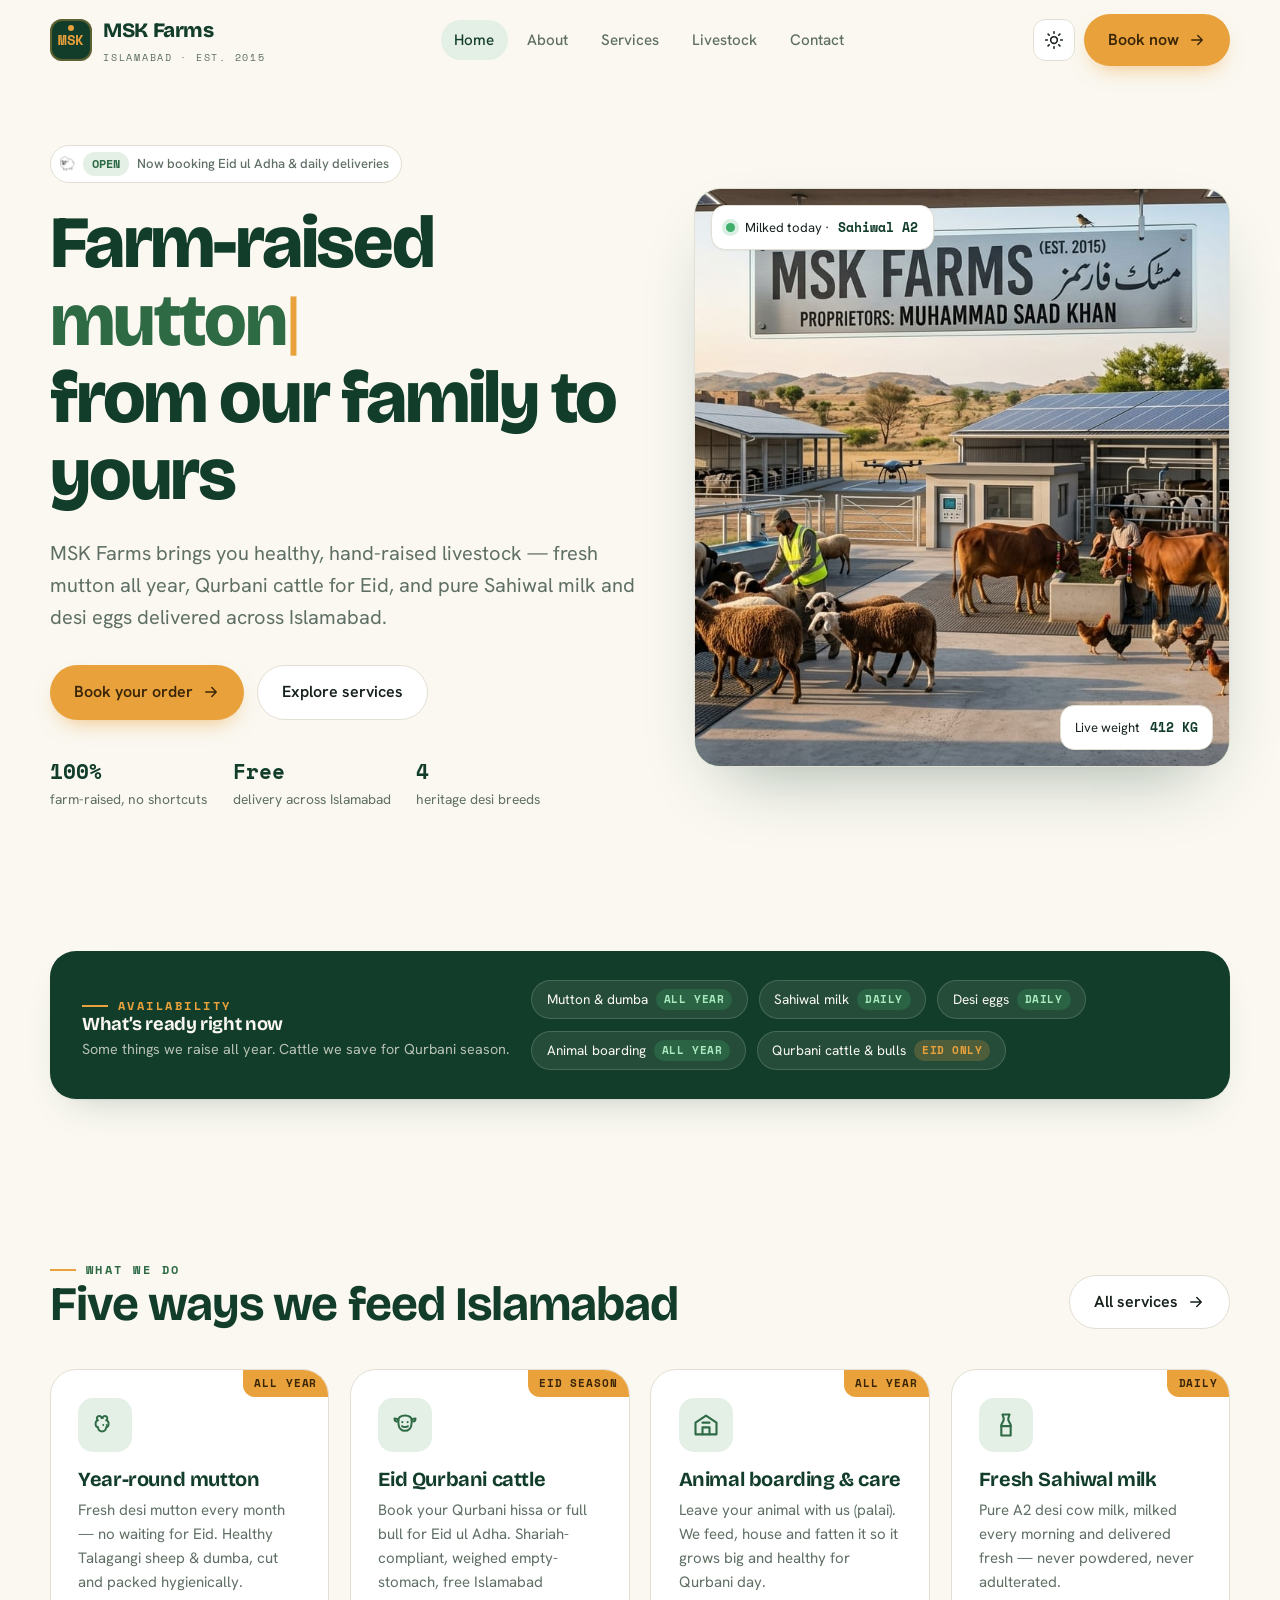
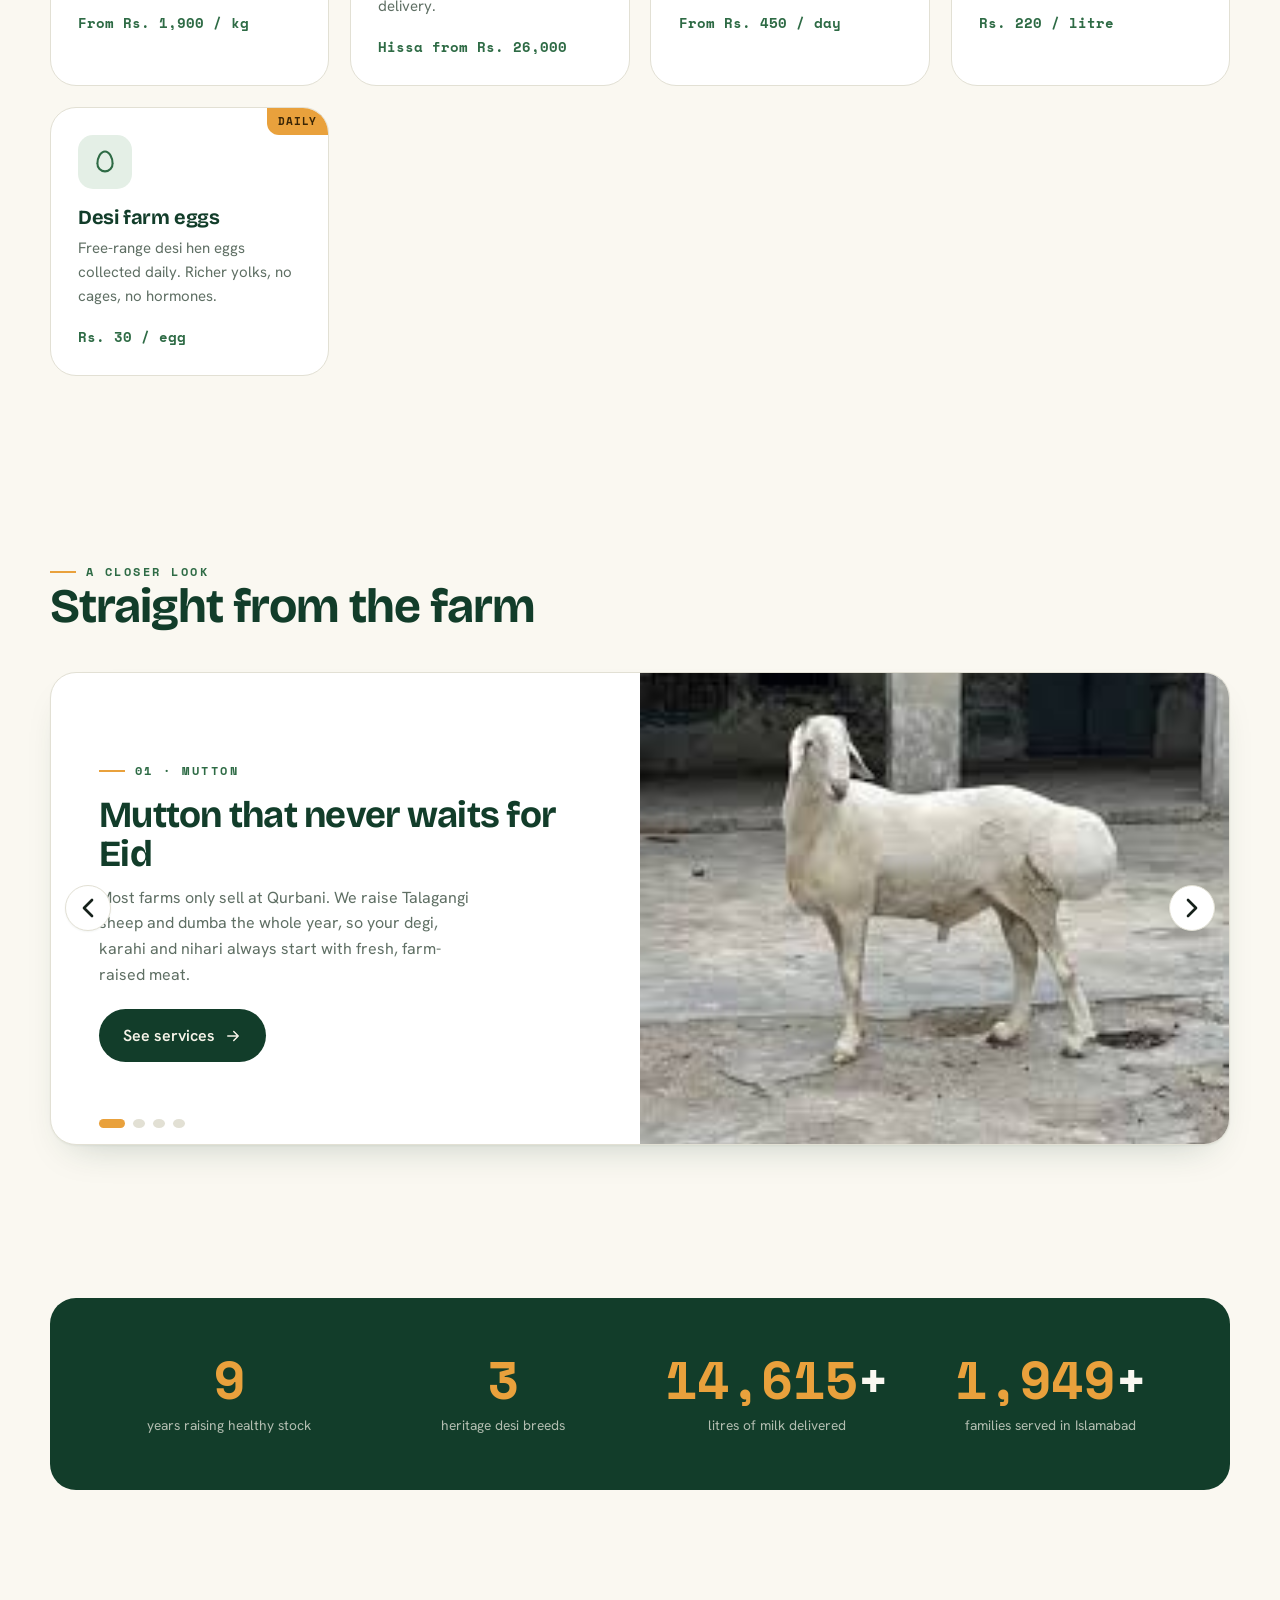
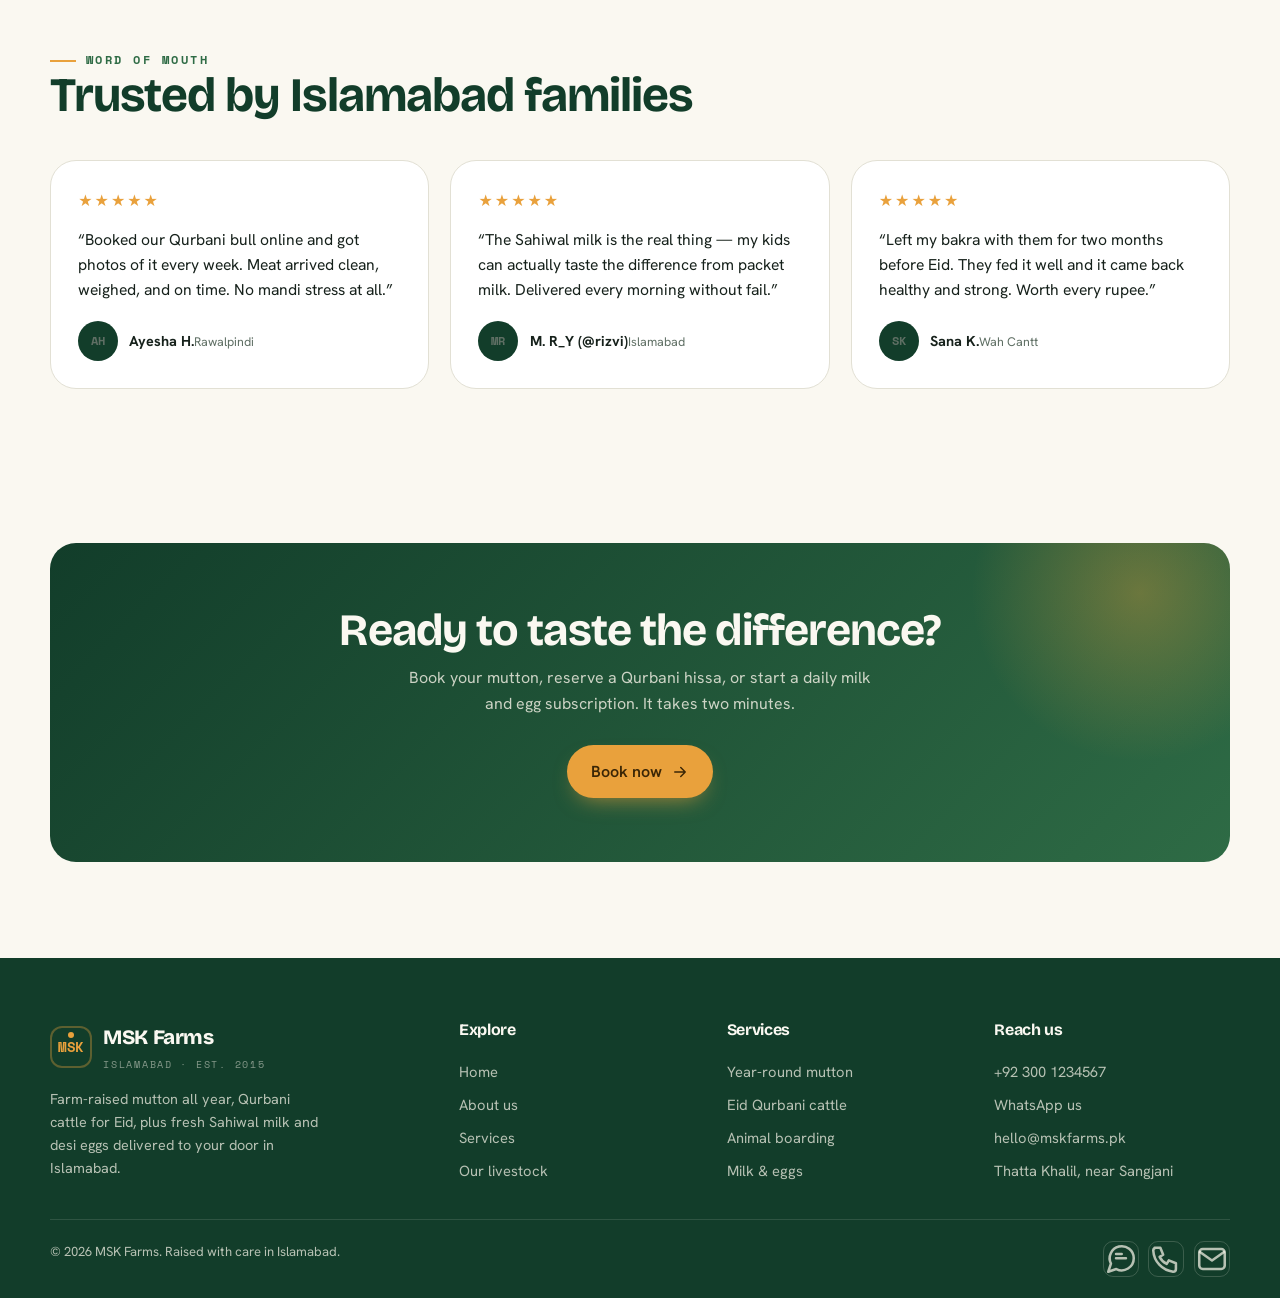
<file: index.html>
<!DOCTYPE html>
<html lang="en" data-theme="light">
<head>
<meta charset="UTF-8">
<meta name="viewport" content="width=device-width, initial-scale=1.0">
<title>MSK Farms — Farm-Fresh Mutton, Qurbani Cattle, Milk &amp; Eggs in Islamabad</title>
<meta name="description" content="MSK Farms: year-round desi mutton, Shariah-compliant Eid ul Adha Qurbani cattle, animal boarding, and fresh Sahiwal milk &amp; desi eggs delivered across Islamabad.">
<link rel="preconnect" href="https://fonts.googleapis.com">
<link rel="preconnect" href="https://fonts.gstatic.com" crossorigin>
<link href="https://fonts.googleapis.com/css2?family=Bricolage+Grotesque:opsz,wght@12..96,600;12..96,700;12..96,800&family=Hanken+Grotesk:wght@400;500;600;700&family=Space+Mono:wght@400;700&display=swap" rel="stylesheet">
<link rel="stylesheet" href="css/style.css">
<link rel="icon" href="data:image/svg+xml,%3Csvg xmlns='http://www.w3.org/2000/svg' viewBox='0 0 100 100'%3E%3Crect width='100' height='100' rx='24' fill='%23123d2a'/%3E%3Ctext x='50' y='66' font-family='monospace' font-size='40' font-weight='700' fill='%23e9a13c' text-anchor='middle'%3EMSK%3C/text%3E%3C/svg%3E">
</head>
<body>
<div class="scrim"></div>
<header class="site-header">
  <nav class="wrap nav" aria-label="Primary">
    <a class="brand" href="index.html">
      <span class="tag">MSK</span>
      <span>MSK Farms<small>Islamabad · Est. 2015</small></span>
    </a>
    <div class="nav-links" id="menu">
      <a href="index.html" class="active">Home</a><a href="about.html">About</a><a href="services.html">Services</a><a href="portfolio.html">Livestock</a><a href="contact.html">Contact</a>
      <a class="btn btn--primary menu-cta" href="contact.html">Book now <svg viewBox="0 0 24 24" fill="none" stroke="currentColor" stroke-width="1.9" stroke-linecap="round" stroke-linejoin="round"><path d="M5 12h14M13 6l6 6-6 6"/></svg></a>
    </div>
    <div class="nav-actions">
      <button class="icon-btn theme-toggle" aria-label="Toggle dark mode">
        <span class="sun"><svg viewBox="0 0 24 24" fill="none" stroke="currentColor" stroke-width="1.9" stroke-linecap="round" stroke-linejoin="round"><circle cx="12" cy="12" r="4"/><path d="M12 2v2M12 20v2M2 12h2M20 12h2M4.9 4.9l1.4 1.4M17.7 17.7l1.4 1.4M19.1 4.9l-1.4 1.4M6.3 17.7l-1.4 1.4"/></svg></span><span class="moon"><svg viewBox="0 0 24 24" fill="none" stroke="currentColor" stroke-width="1.9" stroke-linecap="round" stroke-linejoin="round"><path d="M20 14.5A8 8 0 019.5 4 8 8 0 1020 14.5z"/></svg></span>
      </button>
      <a class="btn btn--primary nav-desktop-cta" href="contact.html">Book now <svg viewBox="0 0 24 24" fill="none" stroke="currentColor" stroke-width="1.9" stroke-linecap="round" stroke-linejoin="round"><path d="M5 12h14M13 6l6 6-6 6"/></svg></a>
      <button class="hamburger" aria-label="Menu" aria-expanded="false" aria-controls="menu">
        <span></span><span></span><span></span>
      </button>
    </div>
  </nav>
</header>
<main>
  <!-- HERO -->
  <section class="hero wrap">
    <div class="hero-grid">
      <div>
        <span class="hero-badge">🐑 <b>OPEN</b> Now booking Eid ul Adha &amp; daily deliveries</span>
        <h1>Farm-raised<br><span class="rotator"><span class="word" data-words='["mutton","milk","eggs","Qurbani cattle"]'>mutton</span><span class="caret">|</span></span><br>from our family to yours</h1>
        <p class="lead">MSK Farms brings you healthy, hand-raised livestock — fresh mutton all year, Qurbani cattle for Eid, and pure Sahiwal milk and desi eggs delivered across Islamabad.</p>
        <div class="hero-cta">
          <a class="btn btn--primary" href="contact.html">Book your order <svg viewBox="0 0 24 24" fill="none" stroke="currentColor" stroke-width="1.9" stroke-linecap="round" stroke-linejoin="round"><path d="M5 12h14M13 6l6 6-6 6"/></svg></a>
          <a class="btn btn--ghost" href="services.html">Explore services</a>
        </div>
        <div class="hero-trust">
          <div><b>100%</b> farm-raised, no shortcuts</div>
          <div><b>Free</b> delivery across Islamabad</div>
          <div><b>4</b> heritage desi breeds</div>
        </div>
      </div>
      <div class="hero-art">
        <img src="images/msk-farm.jpeg" alt="MSK Farms entrance and grounds" style="width:100%;height:100%;object-fit:cover">
        <div class="hero-chip tl"><span class="dot"></span>Milked today · <b>Sahiwal A2</b></div>
        <div class="hero-chip br">Live weight <b>412 KG</b></div>
      </div>
    </div>
  </section>

  <!-- SEASON STRIP -->
  <section class="wrap section--tight">
    <div class="season reveal">
      <div>
        <span class="eyebrow" style="color:var(--marigold)">Availability</span>
        <h3>What&rsquo;s ready right now</h3>
        <p>Some things we raise all year. Cattle we save for Qurbani season.</p>
      </div>
      <div class="season-track">
        <span class="pill">Mutton &amp; dumba <span class="avail year">ALL YEAR</span></span>
        <span class="pill">Sahiwal milk <span class="avail year">DAILY</span></span>
        <span class="pill">Desi eggs <span class="avail year">DAILY</span></span>
        <span class="pill">Animal boarding <span class="avail year">ALL YEAR</span></span>
        <span class="pill">Qurbani cattle &amp; bulls <span class="avail eid">EID ONLY</span></span>
      </div>
    </div>
  </section>

  <!-- SERVICES -->
  <section class="section wrap">
    <div class="head-row">
      <div><span class="eyebrow">What we do</span><h2 class="sec-title">Five ways we feed Islamabad</h2></div>
      <a class="btn btn--ghost" href="services.html">All services <svg viewBox="0 0 24 24" fill="none" stroke="currentColor" stroke-width="1.9" stroke-linecap="round" stroke-linejoin="round"><path d="M5 12h14M13 6l6 6-6 6"/></svg></a>
    </div>
    <div class="cards">
      <article class="card reveal">
        <span class="tag-corner">All year</span>
        <div class="ic"><svg viewBox="0 0 24 24" fill="none" stroke="currentColor" stroke-width="1.7" stroke-linecap="round" stroke-linejoin="round"><path d="M9 6a2 2 0 10-3 2 2.5 2.5 0 00-2 3 2.5 2.5 0 002 3 3.5 3.5 0 007 0 2.5 2.5 0 002-3 2.5 2.5 0 00-2-3 2 2 0 10-3-2 2 2 0 00-.5-.1z"/><circle cx="10.5" cy="12" r=".8" fill="currentColor" stroke="none"/><circle cx="13.5" cy="12" r=".8" fill="currentColor" stroke="none"/></svg></div>
        <h3>Year-round mutton</h3><p>Fresh desi mutton every month — no waiting for Eid. Healthy Talagangi sheep &amp; dumba, cut and packed hygienically.</p>
        <div class="price">From Rs. 1,900 / kg</div>
      </article>
      <article class="card reveal">
        <span class="tag-corner">Eid season</span>
        <div class="ic"><svg viewBox="0 0 24 24" fill="none" stroke="currentColor" stroke-width="1.7" stroke-linecap="round" stroke-linejoin="round"><path d="M5 9C3.5 9 3 7.5 3 6.5 4.5 6.5 6 7 6.5 8M19 9c1.5 0 2-1.5 2-2.5C19.5 6.5 18 7 17.5 8"/><path d="M6.2 8.4C6 5.5 8.5 3.8 12 3.8s6 1.7 5.8 4.6l-.3 3.1a5.5 5.5 0 01-11 0z"/><circle cx="9.7" cy="9.5" r=".9" fill="currentColor" stroke="none"/><circle cx="14.3" cy="9.5" r=".9" fill="currentColor" stroke="none"/><path d="M9.5 13c1.2 1 3.8 1 5 0"/></svg></div>
        <h3>Eid Qurbani cattle</h3><p>Book your Qurbani hissa or full bull for Eid ul Adha. Shariah-compliant, weighed empty-stomach, free Islamabad delivery.</p>
        <div class="price">Hissa from Rs. 26,000</div>
      </article>
      <article class="card reveal">
        <span class="tag-corner">All year</span>
        <div class="ic"><svg viewBox="0 0 24 24" fill="none" stroke="currentColor" stroke-width="1.8" stroke-linecap="round" stroke-linejoin="round"><path d="M3 10l9-6 9 6v10H3z"/><path d="M9 20v-6h6v6M9 10h6"/></svg></div>
        <h3>Animal boarding &amp; care</h3><p>Leave your animal with us (palai). We feed, house and fatten it so it grows big and healthy for Qurbani day.</p>
        <div class="price">From Rs. 450 / day</div>
      </article>
      <article class="card reveal">
        <span class="tag-corner">Daily</span>
        <div class="ic"><svg viewBox="0 0 24 24" fill="none" stroke="currentColor" stroke-width="1.8" stroke-linecap="round" stroke-linejoin="round"><path d="M9 3h6l-1 3.2v1.8l2 3.8V21H8v-9.2l2-3.8V6.2L9 3z"/><path d="M8 13h8"/></svg></div>
        <h3>Fresh Sahiwal milk</h3><p>Pure A2 desi cow milk, milked every morning and delivered fresh — never powdered, never adulterated.</p>
        <div class="price">Rs. 220 / litre</div>
      </article>
      <article class="card reveal">
        <span class="tag-corner">Daily</span>
        <div class="ic"><svg viewBox="0 0 24 24" fill="none" stroke="currentColor" stroke-width="1.8" stroke-linecap="round" stroke-linejoin="round"><path d="M12 3c4 0 6.5 6 6.5 10.2A6.5 6.5 0 0112 20a6.5 6.5 0 01-6.5-6.8C5.5 9 8 3 12 3z"/></svg></div>
        <h3>Desi farm eggs</h3><p>Free-range desi hen eggs collected daily. Richer yolks, no cages, no hormones.</p>
        <div class="price">Rs. 30 / egg</div>
      </article></div>
  </section>

  <!-- SLIDER -->
  <section class="section wrap">
    <div class="head-row"><div><span class="eyebrow">A closer look</span><h2 class="sec-title">Straight from the farm</h2></div></div>
    <div class="slider reveal">
      <div class="slides">
        <div class="slide">
          <div class="copy"><span class="eyebrow">01 · Mutton</span><h3>Mutton that never waits for Eid</h3><p>Most farms only sell at Qurbani. We raise Talagangi sheep and dumba the whole year, so your degi, karahi and nihari always start with fresh, farm-raised meat.</p>
            <a class="btn btn--dark" href="services.html">See services <svg viewBox="0 0 24 24" fill="none" stroke="currentColor" stroke-width="1.9" stroke-linecap="round" stroke-linejoin="round"><path d="M5 12h14M13 6l6 6-6 6"/></svg></a></div>
          <div class="visual" style="background:#e4efe6"><img src="images/sheep.jpg" alt="Talagangi sheep" style="width:100%;height:100%;object-fit:cover"></div>
        </div>
        <div class="slide">
          <div class="copy"><span class="eyebrow">02 · Qurbani</span><h3>See and select your own Qurbani animal</h3><p>No dusty mandi, no bargaining. Pick your bull or hissa online, watch it raised with care, and get Shariah-compliant meat delivered free across Islamabad.</p>
            <a class="btn btn--dark" href="services.html">See services <svg viewBox="0 0 24 24" fill="none" stroke="currentColor" stroke-width="1.9" stroke-linecap="round" stroke-linejoin="round"><path d="M5 12h14M13 6l6 6-6 6"/></svg></a></div>
          <div class="visual" style="background:#f7ecd8"><img src="images/qurbani-bull.jpg" alt="Qurbani bull" style="width:100%;height:100%;object-fit:cover"></div>
        </div>
        <div class="slide">
          <div class="copy"><span class="eyebrow">03 · Dairy</span><h3>Milk still warm from the morning</h3><p>Our Sahiwal cows give pure A2 desi milk. We chill and bottle it within hours and bring it to your door — the way milk is meant to taste.</p>
            <a class="btn btn--dark" href="services.html">See services <svg viewBox="0 0 24 24" fill="none" stroke="currentColor" stroke-width="1.9" stroke-linecap="round" stroke-linejoin="round"><path d="M5 12h14M13 6l6 6-6 6"/></svg></a></div>
          <div class="visual" style="background:#e4efe6"><img src="images/sahiwal-cow.jpg" alt="Sahiwal milk cow" style="width:100%;height:100%;object-fit:cover"></div>
        </div>
        <div class="slide">
          <div class="copy"><span class="eyebrow">04 · Eggs</span><h3>Desi eggs, collected daily</h3><p>Free-range hens, deep golden yolks, and a daily drop-off. Breakfast upgraded, no cages involved.</p>
            <a class="btn btn--dark" href="services.html">See services <svg viewBox="0 0 24 24" fill="none" stroke="currentColor" stroke-width="1.9" stroke-linecap="round" stroke-linejoin="round"><path d="M5 12h14M13 6l6 6-6 6"/></svg></a></div>
          <div class="visual" style="background:#f7ecd8"><img src="images/eggs.jpg" alt="Farm fresh eggs" style="width:100%;height:100%;object-fit:cover"></div>
        </div></div>
      <button class="slider-btn prev" aria-label="Previous"><svg viewBox="0 0 24 24" fill="none" stroke="currentColor" stroke-width="2" stroke-linecap="round" stroke-linejoin="round"><path d="M15 6l-6 6 6 6"/></svg></button>
      <button class="slider-btn next" aria-label="Next"><svg viewBox="0 0 24 24" fill="none" stroke="currentColor" stroke-width="2" stroke-linecap="round" stroke-linejoin="round"><path d="M9 6l6 6-6 6"/></svg></button>
      <div class="slider-dots" role="tablist" aria-label="Slides"></div>
    </div>
  </section>

  <!-- STATS -->
  <section class="section--tight wrap">
    <div class="stats reveal">
      <div class="stats-grid">
        <div class="stat"><div class="num"><span data-count="11">0</span><span class="suf"></span></div>
        <div class="lbl">years raising healthy stock</div></div>
        <div class="stat"><div class="num"><span data-count="4">0</span><span class="suf"></span></div>
        <div class="lbl">heritage desi breeds</div></div>
        <div class="stat"><div class="num"><span data-count="18000">0</span><span class="suf">+</span></div>
        <div class="lbl">litres of milk delivered</div></div>
        <div class="stat"><div class="num"><span data-count="2400">0</span><span class="suf">+</span></div>
        <div class="lbl">families served in Islamabad</div></div></div>
    </div>
  </section>

  <!-- TESTIMONIALS -->
  <section class="section wrap">
    <div class="head-row"><div><span class="eyebrow">Word of mouth</span><h2 class="sec-title">Trusted by Islamabad families</h2></div></div>
    <div class="quotes">
        <div class="quote reveal"><div class="stars">★★★★★</div><p>“Booked our Qurbani bull online and got photos of it every week. Meat arrived clean, weighed, and on time. No mandi stress at all.”</p>
          <div class="who"><span class="av">AH</span><div><b>Ayesha H.</b><span>Rawalpindi</span></div></div></div>
        <div class="quote reveal"><div class="stars">★★★★★</div><p>“The Sahiwal milk is the real thing — my kids can actually taste the difference from packet milk. Delivered every morning without fail.”</p>
          <div class="who"><span class="av">MR</span><div><b>M. R_Y (@rizvi)</b><span>Islamabad</span></div></div></div>
        <div class="quote reveal"><div class="stars">★★★★★</div><p>“Left my bakra with them for two months before Eid. They fed it well and it came back healthy and strong. Worth every rupee.”</p>
          <div class="who"><span class="av">SK</span><div><b>Sana K.</b><span>Wah Cantt</span></div></div></div></div>
  </section>

  <!-- CTA -->
  <section class="section--tight wrap">
    <div class="cta-banner reveal"><span class="blob"></span>
      <h2>Ready to taste the difference?</h2>
      <p>Book your mutton, reserve a Qurbani hissa, or start a daily milk and egg subscription. It takes two minutes.</p>
      <a class="btn btn--primary" href="contact.html">Book now <svg viewBox="0 0 24 24" fill="none" stroke="currentColor" stroke-width="1.9" stroke-linecap="round" stroke-linejoin="round"><path d="M5 12h14M13 6l6 6-6 6"/></svg></a>
    </div>
  </section>
</main>
<footer class="site-footer">
  <div class="wrap footer-grid">
    <div>
      <div class="brand"><span class="tag">MSK</span><span>MSK Farms<small>Islamabad · Est. 2015</small></span></div>
      <p>Farm-raised mutton all year, Qurbani cattle for Eid, plus fresh Sahiwal milk and desi eggs delivered to your door in Islamabad.</p>
    </div>
    <div>
      <h4>Explore</h4>
      <a href="index.html">Home</a><a href="about.html">About us</a>
      <a href="services.html">Services</a><a href="portfolio.html">Our livestock</a>
    </div>
    <div>
      <h4>Services</h4>
      <a href="services.html">Year-round mutton</a><a href="services.html">Eid Qurbani cattle</a>
      <a href="services.html">Animal boarding</a><a href="services.html">Milk &amp; eggs</a>
    </div>
    <div>
      <h4>Reach us</h4>
      <a href="tel:+923001234567">+92 300 1234567</a>
      <a href="https://wa.me/923001234567">WhatsApp us</a>
      <a href="mailto:hello@mskfarms.pk">hello@mskfarms.pk</a>
      <a href="contact.html">Thatta Khalil, near Sangjani</a>
    </div>
  </div>
  <div class="wrap footer-bottom">
    <span>© <span id="year">2026</span> MSK Farms. Raised with care in Islamabad.</span>
    <div class="socials">
      <a href="#" aria-label="WhatsApp"><svg viewBox="0 0 24 24" fill="none" stroke="currentColor" stroke-width="1.8" stroke-linecap="round" stroke-linejoin="round"><path d="M21 11.5a8.5 8.5 0 01-12.3 7.6L3 21l1.9-5.7A8.5 8.5 0 1121 11.5z"/><path d="M8.5 11.5h7M8.5 8.5h4"/></svg></a>
      <a href="#" aria-label="Call"><svg viewBox="0 0 24 24" fill="none" stroke="currentColor" stroke-width="1.8" stroke-linecap="round" stroke-linejoin="round"><path d="M4 4h4l2 5-2.5 1.5a11 11 0 005 5L14 13l5 2v4a2 2 0 01-2 2A16 16 0 013 6a2 2 0 012-2z"/></svg></a>
      <a href="#" aria-label="Email"><svg viewBox="0 0 24 24" fill="none" stroke="currentColor" stroke-width="1.8" stroke-linecap="round" stroke-linejoin="round"><rect x="3" y="5" width="18" height="14" rx="2.5"/><path d="M3.5 7l8.5 6 8.5-6"/></svg></a>
    </div>
  </div>
</footer>
<button class="to-top" aria-label="Back to top"><svg viewBox="0 0 24 24" fill="none" stroke="currentColor" stroke-width="2" stroke-linecap="round" stroke-linejoin="round"><path d="M12 19V5M6 11l6-6 6 6"/></svg></button>
<script src="js/main.js"></script>
</body>
</html>
</file>
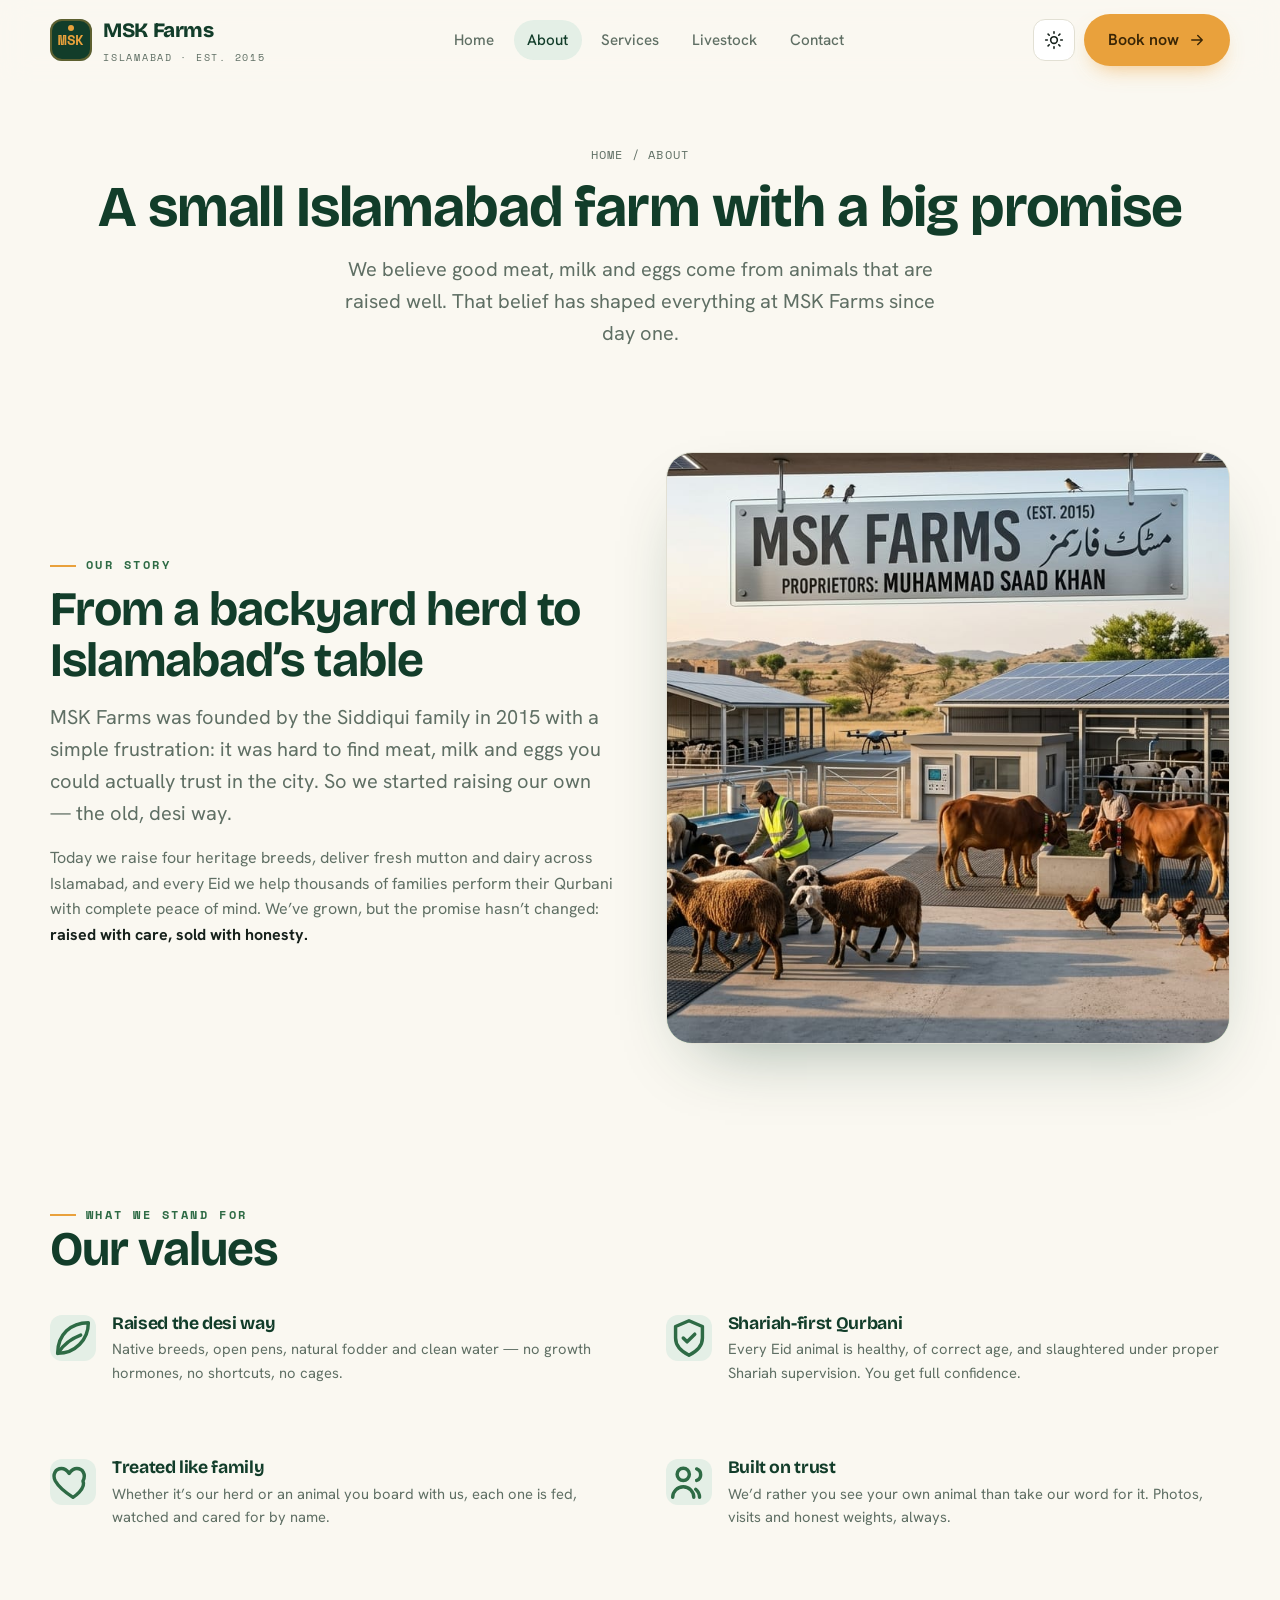
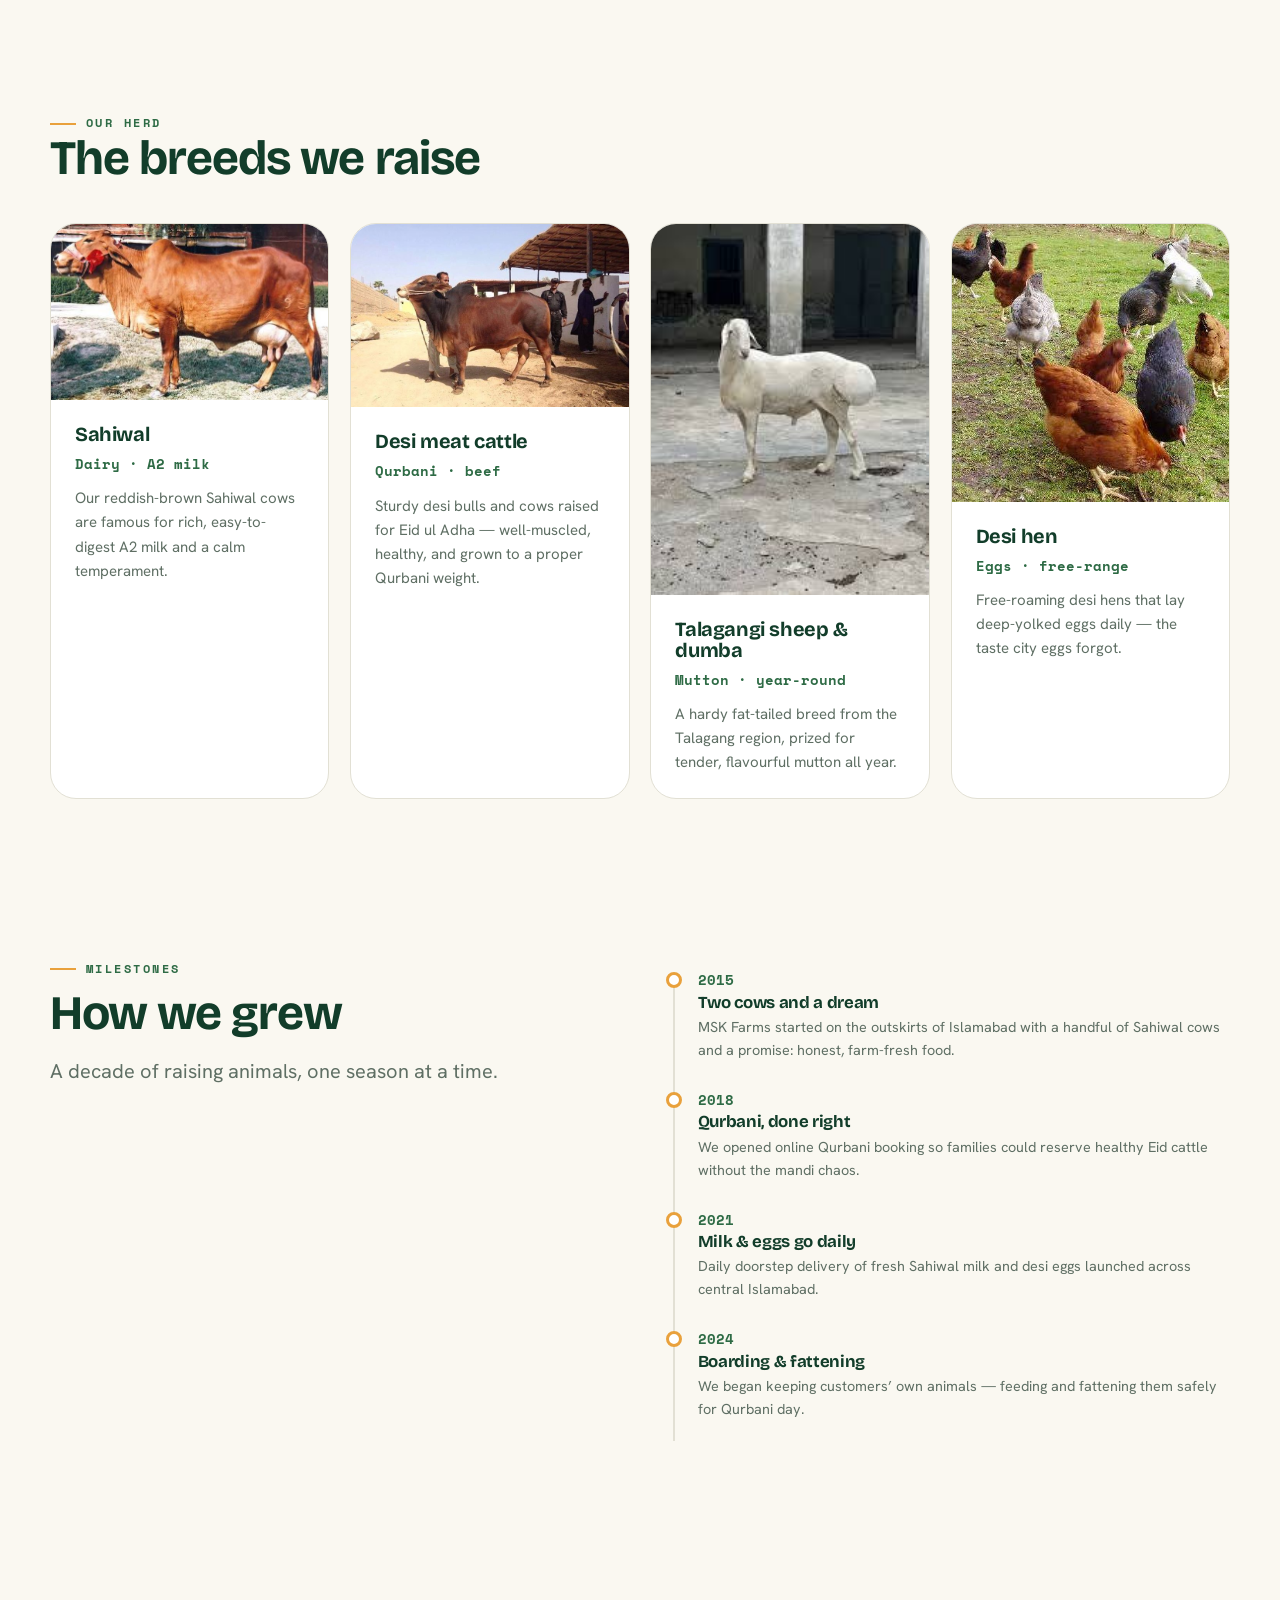
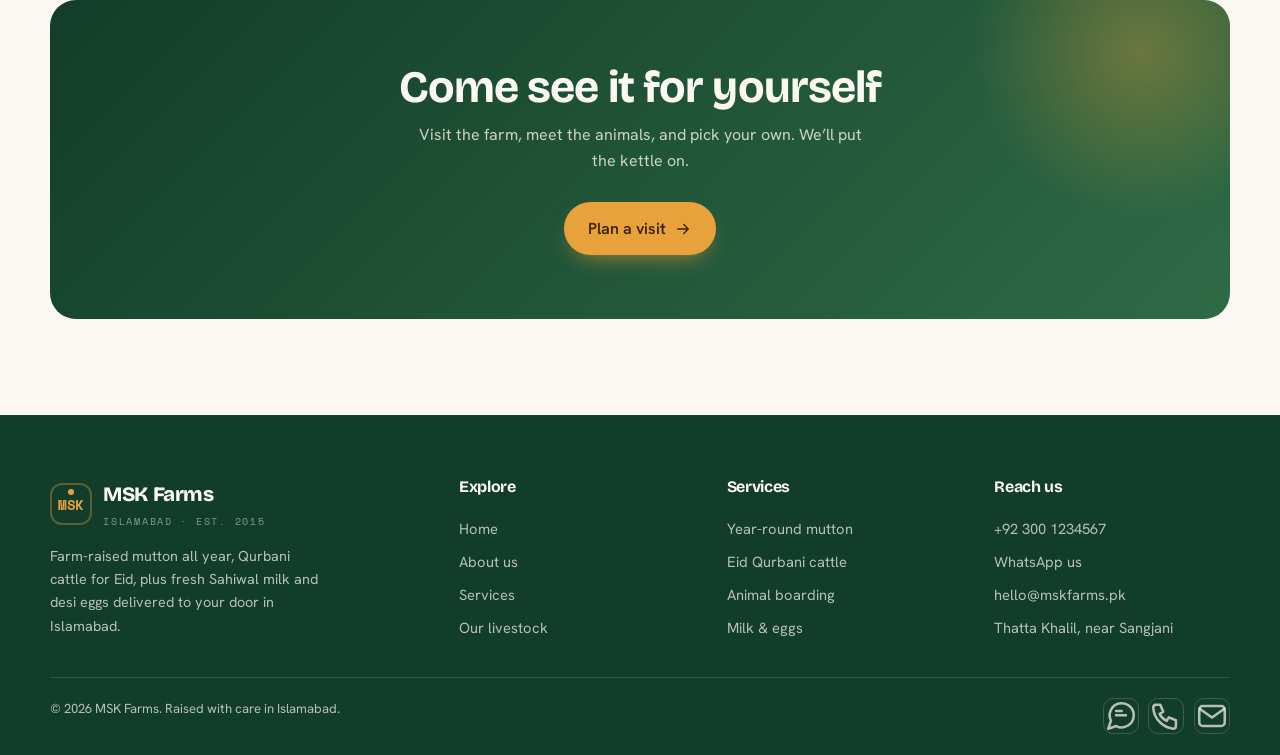
<file: about.html>
<!DOCTYPE html>
<html lang="en" data-theme="light">
<head>
<meta charset="UTF-8">
<meta name="viewport" content="width=device-width, initial-scale=1.0">
<title>About — MSK Farms</title>
<meta name="description" content="The story, breeds and values behind MSK Farms in Islamabad.">
<link rel="preconnect" href="https://fonts.googleapis.com">
<link rel="preconnect" href="https://fonts.gstatic.com" crossorigin>
<link href="https://fonts.googleapis.com/css2?family=Bricolage+Grotesque:opsz,wght@12..96,600;12..96,700;12..96,800&family=Hanken+Grotesk:wght@400;500;600;700&family=Space+Mono:wght@400;700&display=swap" rel="stylesheet">
<link rel="stylesheet" href="css/style.css">
<link rel="icon" href="data:image/svg+xml,%3Csvg xmlns='http://www.w3.org/2000/svg' viewBox='0 0 100 100'%3E%3Crect width='100' height='100' rx='24' fill='%23123d2a'/%3E%3Ctext x='50' y='66' font-family='monospace' font-size='40' font-weight='700' fill='%23e9a13c' text-anchor='middle'%3EMSK%3C/text%3E%3C/svg%3E">
</head>
<body>
<div class="scrim"></div>
<header class="site-header">
  <nav class="wrap nav" aria-label="Primary">
    <a class="brand" href="index.html">
      <span class="tag">MSK</span>
      <span>MSK Farms<small>Islamabad · Est. 2015</small></span>
    </a>
    <div class="nav-links" id="menu">
      <a href="index.html">Home</a><a href="about.html" class="active">About</a><a href="services.html">Services</a><a href="portfolio.html">Livestock</a><a href="contact.html">Contact</a>
      <a class="btn btn--primary menu-cta" href="contact.html">Book now <svg viewBox="0 0 24 24" fill="none" stroke="currentColor" stroke-width="1.9" stroke-linecap="round" stroke-linejoin="round"><path d="M5 12h14M13 6l6 6-6 6"/></svg></a>
    </div>
    <div class="nav-actions">
      <button class="icon-btn theme-toggle" aria-label="Toggle dark mode">
        <span class="sun"><svg viewBox="0 0 24 24" fill="none" stroke="currentColor" stroke-width="1.9" stroke-linecap="round" stroke-linejoin="round"><circle cx="12" cy="12" r="4"/><path d="M12 2v2M12 20v2M2 12h2M20 12h2M4.9 4.9l1.4 1.4M17.7 17.7l1.4 1.4M19.1 4.9l-1.4 1.4M6.3 17.7l-1.4 1.4"/></svg></span><span class="moon"><svg viewBox="0 0 24 24" fill="none" stroke="currentColor" stroke-width="1.9" stroke-linecap="round" stroke-linejoin="round"><path d="M20 14.5A8 8 0 019.5 4 8 8 0 1020 14.5z"/></svg></span>
      </button>
      <a class="btn btn--primary nav-desktop-cta" href="contact.html">Book now <svg viewBox="0 0 24 24" fill="none" stroke="currentColor" stroke-width="1.9" stroke-linecap="round" stroke-linejoin="round"><path d="M5 12h14M13 6l6 6-6 6"/></svg></a>
      <button class="hamburger" aria-label="Menu" aria-expanded="false" aria-controls="menu">
        <span></span><span></span><span></span>
      </button>
    </div>
  </nav>
</header>
<main>
  <section class="wrap page-head">
    <div class="breadcrumb">Home / About</div>
    <h1>A small Islamabad farm with a big promise</h1>
    <p class="lead">We believe good meat, milk and eggs come from animals that are raised well. That belief has shaped everything at MSK Farms since day one.</p>
  </section>

  <section class="section--tight wrap">
    <div class="split">
      <div class="reveal">
        <span class="eyebrow">Our story</span>
        <h2 class="sec-title" style="margin:.6rem 0 1rem">From a backyard herd to Islamabad&rsquo;s table</h2>
        <p class="lead" style="max-width:none">MSK Farms was founded by the Siddiqui family in 2015 with a simple frustration: it was hard to find meat, milk and eggs you could actually trust in the city. So we started raising our own — the old, desi way.</p>
        <p style="margin-top:1rem;color:var(--muted)">Today we raise four heritage breeds, deliver fresh mutton and dairy across Islamabad, and every Eid we help thousands of families perform their Qurbani with complete peace of mind. We&rsquo;ve grown, but the promise hasn&rsquo;t changed: <b style="color:var(--ink)">raised with care, sold with honesty.</b></p>
      </div>
      <div class="about-art reveal"><img src="images/msk-farm.jpeg" alt="MSK Farms entrance and grounds" style="width:100%;height:100%;object-fit:cover"></div>
    </div>
  </section>

  <section class="section wrap">
    <div class="head-row"><div><span class="eyebrow">What we stand for</span><h2 class="sec-title">Our values</h2></div></div>
    <div class="split" style="align-items:start"><div class="value reveal"><div class="ic"><svg viewBox="0 0 24 24" fill="none" stroke="currentColor" stroke-width="1.8" stroke-linecap="round" stroke-linejoin="round"><path d="M4 20C4 10 11 4 20 4c0 9-7 16-16 16z"/><path d="M4 20c4-6 8-8 12-9.5"/></svg></div>
        <div><h3>Raised the desi way</h3><p>Native breeds, open pens, natural fodder and clean water — no growth hormones, no shortcuts, no cages.</p></div></div><div class="value reveal"><div class="ic"><svg viewBox="0 0 24 24" fill="none" stroke="currentColor" stroke-width="1.8" stroke-linecap="round" stroke-linejoin="round"><path d="M12 3l7 3v6c0 4-3 7-7 9-4-2-7-5-7-9V6l7-3z"/><path d="M9 12l2 2 4-4"/></svg></div>
        <div><h3>Shariah-first Qurbani</h3><p>Every Eid animal is healthy, of correct age, and slaughtered under proper Shariah supervision. You get full confidence.</p></div></div><div class="value reveal"><div class="ic"><svg viewBox="0 0 24 24" fill="none" stroke="currentColor" stroke-width="1.8" stroke-linecap="round" stroke-linejoin="round"><path d="M12 20s-7-4.5-9.2-8.5C1 8 3 5 6 5c2 0 3 1.2 4 2.5C11 6.2 12 5 14 5c3 0 5 3 3.2 6.5C19 15.5 12 20 12 20z"/></svg></div>
        <div><h3>Treated like family</h3><p>Whether it&rsquo;s our herd or an animal you board with us, each one is fed, watched and cared for by name.</p></div></div><div class="value reveal"><div class="ic"><svg viewBox="0 0 24 24" fill="none" stroke="currentColor" stroke-width="1.8" stroke-linecap="round" stroke-linejoin="round"><circle cx="9" cy="8" r="3.2"/><path d="M3.5 20a5.5 5.5 0 0111 0M16 5.2a3.2 3.2 0 010 6M17.5 20a5.5 5.5 0 00-2-4.2"/></svg></div>
        <div><h3>Built on trust</h3><p>We&rsquo;d rather you see your own animal than take our word for it. Photos, visits and honest weights, always.</p></div></div></div>
  </section>

  <section class="section--tight wrap">
    <div class="head-row"><div><span class="eyebrow">Our herd</span><h2 class="sec-title">The breeds we raise</h2></div></div>
    <div class="cards">
      <article class="card reveal" style="padding:0;overflow:hidden">
        <div style="aspect-ratio:16/10;background:#e4efe6;display:grid;place-items:center"><img src="images/sahiwal-cow.jpg" alt="Sahiwal cow" style="width:100%;height:100%;object-fit:cover"></div>
        <div style="padding:1.5rem"><h3>Sahiwal</h3>
        <div class="price" style="margin:.2rem 0 .7rem">Dairy · A2 milk</div><p>Our reddish-brown Sahiwal cows are famous for rich, easy-to-digest A2 milk and a calm temperament.</p></div>
      </article>
      <article class="card reveal" style="padding:0;overflow:hidden">
        <div style="aspect-ratio:16/10;background:#f7ecd8;display:grid;place-items:center"><img src="images/qurbani-bull.jpg" alt="Qurbani bull" style="width:100%;height:100%;object-fit:cover"></div>
        <div style="padding:1.5rem"><h3>Desi meat cattle</h3>
        <div class="price" style="margin:.2rem 0 .7rem">Qurbani · beef</div><p>Sturdy desi bulls and cows raised for Eid ul Adha — well-muscled, healthy, and grown to a proper Qurbani weight.</p></div>
      </article>
      <article class="card reveal" style="padding:0;overflow:hidden">
        <div style="aspect-ratio:16/10;background:#e4efe6;display:grid;place-items:center"><img src="images/sheep.jpg" alt="Talagangi sheep" style="width:100%;height:100%;object-fit:cover"></div>
        <div style="padding:1.5rem"><h3>Talagangi sheep &amp; dumba</h3>
        <div class="price" style="margin:.2rem 0 .7rem">Mutton · year-round</div><p>A hardy fat-tailed breed from the Talagang region, prized for tender, flavourful mutton all year.</p></div>
      </article>
      <article class="card reveal" style="padding:0;overflow:hidden">
        <div style="aspect-ratio:16/10;background:#f7ecd8;display:grid;place-items:center"><img src="images/layer-chickens.jpg" alt="Desi hens" style="width:100%;height:100%;object-fit:cover"></div>
        <div style="padding:1.5rem"><h3>Desi hen</h3>
        <div class="price" style="margin:.2rem 0 .7rem">Eggs · free-range</div><p>Free-roaming desi hens that lay deep-yolked eggs daily — the taste city eggs forgot.</p></div>
      </article></div>
  </section>

  <section class="section wrap">
    <div class="split" style="align-items:start">
      <div class="reveal"><span class="eyebrow">Milestones</span>
        <h2 class="sec-title" style="margin:.6rem 0 1rem">How we grew</h2>
        <p class="lead" style="max-width:none">A decade of raising animals, one season at a time.</p></div>
      <div class="timeline"><div class="tl-item reveal"><div class="yr">2015</div><h4>Two cows and a dream</h4><p>MSK Farms started on the outskirts of Islamabad with a handful of Sahiwal cows and a promise: honest, farm-fresh food.</p></div><div class="tl-item reveal"><div class="yr">2018</div><h4>Qurbani, done right</h4><p>We opened online Qurbani booking so families could reserve healthy Eid cattle without the mandi chaos.</p></div><div class="tl-item reveal"><div class="yr">2021</div><h4>Milk &amp; eggs go daily</h4><p>Daily doorstep delivery of fresh Sahiwal milk and desi eggs launched across central Islamabad.</p></div><div class="tl-item reveal"><div class="yr">2024</div><h4>Boarding &amp; fattening</h4><p>We began keeping customers&rsquo; own animals — feeding and fattening them safely for Qurbani day.</p></div></div>
    </div>
  </section>

  <section class="section--tight wrap">
    <div class="cta-banner reveal"><span class="blob"></span>
      <h2>Come see it for yourself</h2>
      <p>Visit the farm, meet the animals, and pick your own. We&rsquo;ll put the kettle on.</p>
      <a class="btn btn--primary" href="contact.html">Plan a visit <svg viewBox="0 0 24 24" fill="none" stroke="currentColor" stroke-width="1.9" stroke-linecap="round" stroke-linejoin="round"><path d="M5 12h14M13 6l6 6-6 6"/></svg></a>
    </div>
  </section>
</main>
<footer class="site-footer">
  <div class="wrap footer-grid">
    <div>
      <div class="brand"><span class="tag">MSK</span><span>MSK Farms<small>Islamabad · Est. 2015</small></span></div>
      <p>Farm-raised mutton all year, Qurbani cattle for Eid, plus fresh Sahiwal milk and desi eggs delivered to your door in Islamabad.</p>
    </div>
    <div>
      <h4>Explore</h4>
      <a href="index.html">Home</a><a href="about.html">About us</a>
      <a href="services.html">Services</a><a href="portfolio.html">Our livestock</a>
    </div>
    <div>
      <h4>Services</h4>
      <a href="services.html">Year-round mutton</a><a href="services.html">Eid Qurbani cattle</a>
      <a href="services.html">Animal boarding</a><a href="services.html">Milk &amp; eggs</a>
    </div>
    <div>
      <h4>Reach us</h4>
      <a href="tel:+923001234567">+92 300 1234567</a>
      <a href="https://wa.me/923001234567">WhatsApp us</a>
      <a href="mailto:hello@mskfarms.pk">hello@mskfarms.pk</a>
      <a href="contact.html">Thatta Khalil, near Sangjani</a>
    </div>
  </div>
  <div class="wrap footer-bottom">
    <span>© <span id="year">2026</span> MSK Farms. Raised with care in Islamabad.</span>
    <div class="socials">
      <a href="#" aria-label="WhatsApp"><svg viewBox="0 0 24 24" fill="none" stroke="currentColor" stroke-width="1.8" stroke-linecap="round" stroke-linejoin="round"><path d="M21 11.5a8.5 8.5 0 01-12.3 7.6L3 21l1.9-5.7A8.5 8.5 0 1121 11.5z"/><path d="M8.5 11.5h7M8.5 8.5h4"/></svg></a>
      <a href="#" aria-label="Call"><svg viewBox="0 0 24 24" fill="none" stroke="currentColor" stroke-width="1.8" stroke-linecap="round" stroke-linejoin="round"><path d="M4 4h4l2 5-2.5 1.5a11 11 0 005 5L14 13l5 2v4a2 2 0 01-2 2A16 16 0 013 6a2 2 0 012-2z"/></svg></a>
      <a href="#" aria-label="Email"><svg viewBox="0 0 24 24" fill="none" stroke="currentColor" stroke-width="1.8" stroke-linecap="round" stroke-linejoin="round"><rect x="3" y="5" width="18" height="14" rx="2.5"/><path d="M3.5 7l8.5 6 8.5-6"/></svg></a>
    </div>
  </div>
</footer>
<button class="to-top" aria-label="Back to top"><svg viewBox="0 0 24 24" fill="none" stroke="currentColor" stroke-width="2" stroke-linecap="round" stroke-linejoin="round"><path d="M12 19V5M6 11l6-6 6 6"/></svg></button>
<script src="js/main.js"></script>
</body>
</html>
</file>
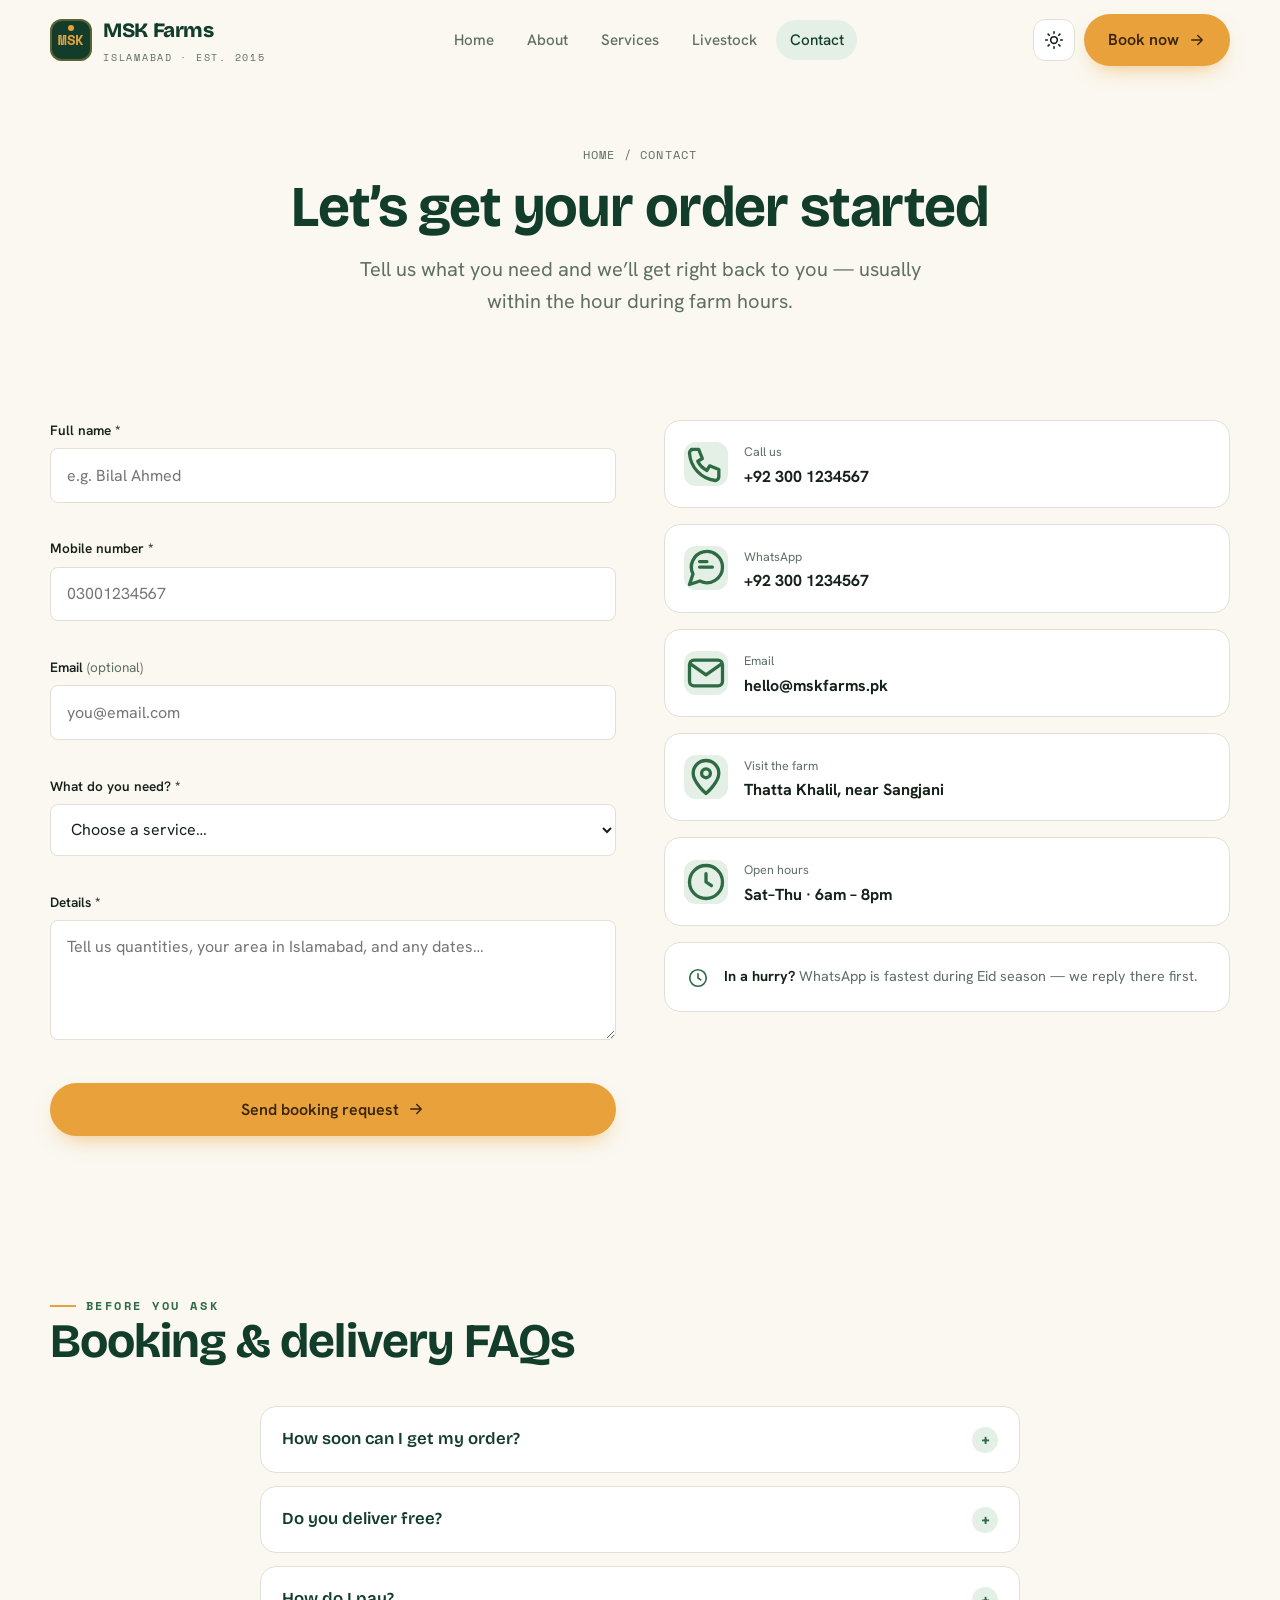
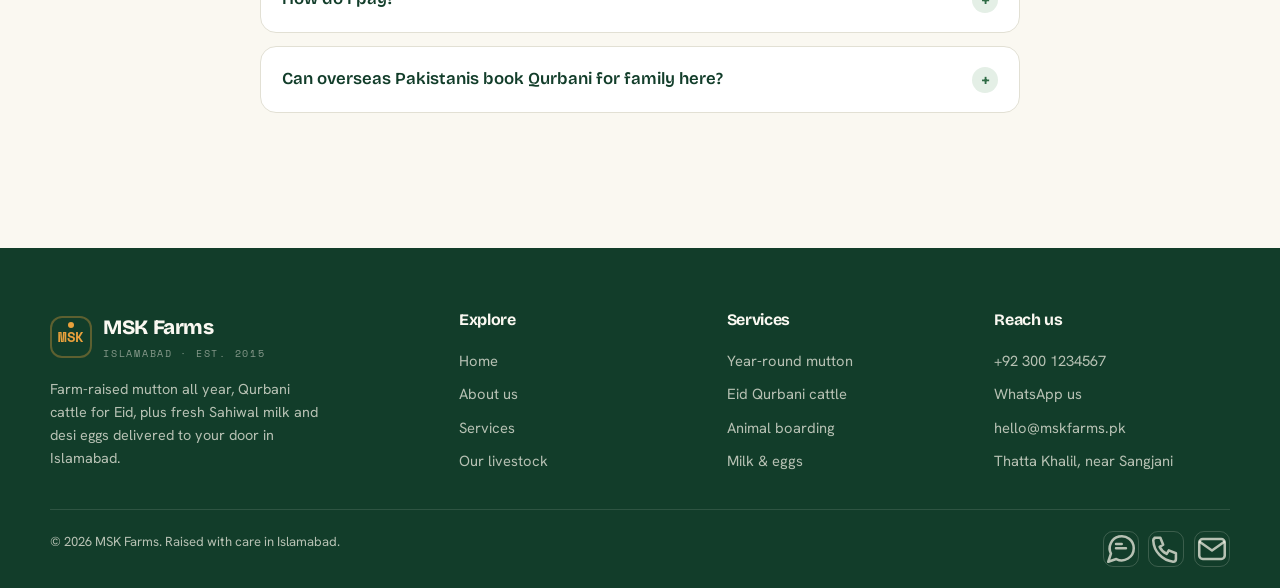
<file: contact.html>
<!DOCTYPE html>
<html lang="en" data-theme="light">
<head>
<meta charset="UTF-8">
<meta name="viewport" content="width=device-width, initial-scale=1.0">
<title>Contact &amp; Booking — MSK Farms</title>
<meta name="description" content="Book mutton, Qurbani cattle, milk or eggs from MSK Farms. Call, WhatsApp, or send a booking request online.">
<link rel="preconnect" href="https://fonts.googleapis.com">
<link rel="preconnect" href="https://fonts.gstatic.com" crossorigin>
<link href="https://fonts.googleapis.com/css2?family=Bricolage+Grotesque:opsz,wght@12..96,600;12..96,700;12..96,800&family=Hanken+Grotesk:wght@400;500;600;700&family=Space+Mono:wght@400;700&display=swap" rel="stylesheet">
<link rel="stylesheet" href="css/style.css">
<link rel="icon" href="data:image/svg+xml,%3Csvg xmlns='http://www.w3.org/2000/svg' viewBox='0 0 100 100'%3E%3Crect width='100' height='100' rx='24' fill='%23123d2a'/%3E%3Ctext x='50' y='66' font-family='monospace' font-size='40' font-weight='700' fill='%23e9a13c' text-anchor='middle'%3EMSK%3C/text%3E%3C/svg%3E">
</head>
<body>
<div class="scrim"></div>
<header class="site-header">
  <nav class="wrap nav" aria-label="Primary">
    <a class="brand" href="index.html">
      <span class="tag">MSK</span>
      <span>MSK Farms<small>Islamabad · Est. 2015</small></span>
    </a>
    <div class="nav-links" id="menu">
      <a href="index.html">Home</a><a href="about.html">About</a><a href="services.html">Services</a><a href="portfolio.html">Livestock</a><a href="contact.html" class="active">Contact</a>
      <a class="btn btn--primary menu-cta" href="contact.html">Book now <svg viewBox="0 0 24 24" fill="none" stroke="currentColor" stroke-width="1.9" stroke-linecap="round" stroke-linejoin="round"><path d="M5 12h14M13 6l6 6-6 6"/></svg></a>
    </div>
    <div class="nav-actions">
      <button class="icon-btn theme-toggle" aria-label="Toggle dark mode">
        <span class="sun"><svg viewBox="0 0 24 24" fill="none" stroke="currentColor" stroke-width="1.9" stroke-linecap="round" stroke-linejoin="round"><circle cx="12" cy="12" r="4"/><path d="M12 2v2M12 20v2M2 12h2M20 12h2M4.9 4.9l1.4 1.4M17.7 17.7l1.4 1.4M19.1 4.9l-1.4 1.4M6.3 17.7l-1.4 1.4"/></svg></span><span class="moon"><svg viewBox="0 0 24 24" fill="none" stroke="currentColor" stroke-width="1.9" stroke-linecap="round" stroke-linejoin="round"><path d="M20 14.5A8 8 0 019.5 4 8 8 0 1020 14.5z"/></svg></span>
      </button>
      <a class="btn btn--primary nav-desktop-cta" href="contact.html">Book now <svg viewBox="0 0 24 24" fill="none" stroke="currentColor" stroke-width="1.9" stroke-linecap="round" stroke-linejoin="round"><path d="M5 12h14M13 6l6 6-6 6"/></svg></a>
      <button class="hamburger" aria-label="Menu" aria-expanded="false" aria-controls="menu">
        <span></span><span></span><span></span>
      </button>
    </div>
  </nav>
</header>
<main>
  <section class="wrap page-head">
    <div class="breadcrumb">Home / Contact</div>
    <h1>Let&rsquo;s get your order started</h1>
    <p class="lead">Tell us what you need and we&rsquo;ll get right back to you — usually within the hour during farm hours.</p>
  </section>

  <section class="section--tight wrap">
    <div class="form-wrap">
      <form id="booking-form" novalidate>
        <div class="field">
          <label for="name">Full name *</label>
          <input type="text" id="name" name="name" placeholder="e.g. Bilal Ahmed" autocomplete="name">
          <div class="msg"></div>
        </div>
        <div class="field">
          <label for="phone">Mobile number *</label>
          <input type="tel" id="phone" name="phone" placeholder="03001234567" autocomplete="tel">
          <div class="msg"></div>
        </div>
        <div class="field">
          <label for="email">Email <span style="color:var(--muted);font-weight:400">(optional)</span></label>
          <input type="email" id="email" name="email" placeholder="you@email.com" autocomplete="email">
          <div class="msg"></div>
        </div>
        <div class="field">
          <label for="service">What do you need? *</label>
          <select id="service" name="service">
            <option value="">Choose a service…</option>
            <option>Year-round mutton</option>
            <option>Eid Qurbani cattle / hissa</option>
            <option>Animal boarding &amp; fattening</option>
            <option>Fresh Sahiwal milk</option>
            <option>Desi farm eggs</option>
            <option>Something else</option>
          </select>
          <div class="msg"></div>
        </div>
        <div class="field">
          <label for="message">Details *</label>
          <textarea id="message" name="message" placeholder="Tell us quantities, your area in Islamabad, and any dates…"></textarea>
          <div class="msg"></div>
        </div>
        <button type="submit" class="btn btn--primary" style="width:100%;justify-content:center">Send booking request <svg viewBox="0 0 24 24" fill="none" stroke="currentColor" stroke-width="1.9" stroke-linecap="round" stroke-linejoin="round"><path d="M5 12h14M13 6l6 6-6 6"/></svg></button>
        <div class="form-success"><svg viewBox="0 0 24 24" fill="none" stroke="currentColor" stroke-width="2" stroke-linecap="round" stroke-linejoin="round"><path d="M5 13l4 4L19 7"/></svg> Thanks! Your request is in — we&rsquo;ll reply on WhatsApp shortly.</div>
      </form>

      <div>
        <div class="contact-cards"><a class="contact-line" href="tel:+923001234567"><span class="ic"><svg viewBox="0 0 24 24" fill="none" stroke="currentColor" stroke-width="1.8" stroke-linecap="round" stroke-linejoin="round"><path d="M4 4h4l2 5-2.5 1.5a11 11 0 005 5L14 13l5 2v4a2 2 0 01-2 2A16 16 0 013 6a2 2 0 012-2z"/></svg></span>
        <div><span>Call us</span><b>+92 300 1234567</b></div></a><a class="contact-line" href="https://wa.me/923001234567"><span class="ic"><svg viewBox="0 0 24 24" fill="none" stroke="currentColor" stroke-width="1.8" stroke-linecap="round" stroke-linejoin="round"><path d="M21 11.5a8.5 8.5 0 01-12.3 7.6L3 21l1.9-5.7A8.5 8.5 0 1121 11.5z"/><path d="M8.5 11.5h7M8.5 8.5h4"/></svg></span>
        <div><span>WhatsApp</span><b>+92 300 1234567</b></div></a><a class="contact-line" href="mailto:hello@mskfarms.pk"><span class="ic"><svg viewBox="0 0 24 24" fill="none" stroke="currentColor" stroke-width="1.8" stroke-linecap="round" stroke-linejoin="round"><rect x="3" y="5" width="18" height="14" rx="2.5"/><path d="M3.5 7l8.5 6 8.5-6"/></svg></span>
        <div><span>Email</span><b>hello@mskfarms.pk</b></div></a><a class="contact-line" href="#"><span class="ic"><svg viewBox="0 0 24 24" fill="none" stroke="currentColor" stroke-width="1.8" stroke-linecap="round" stroke-linejoin="round"><path d="M12 21s-7-6-7-11a7 7 0 0114 0c0 5-7 11-7 11z"/><circle cx="12" cy="10" r="2.4"/></svg></span>
        <div><span>Visit the farm</span><b>Thatta Khalil, near Sangjani</b></div></a><a class="contact-line" href="#"><span class="ic"><svg viewBox="0 0 24 24" fill="none" stroke="currentColor" stroke-width="1.8" stroke-linecap="round" stroke-linejoin="round"><circle cx="12" cy="12" r="9"/><path d="M12 7.5V12l3 2"/></svg></span>
        <div><span>Open hours</span><b>Sat–Thu · 6am – 8pm</b></div></a></div>
        <div class="form-note" style="margin-top:1rem"><svg viewBox="0 0 24 24" fill="none" stroke="currentColor" stroke-width="1.8" stroke-linecap="round" stroke-linejoin="round"><circle cx="12" cy="12" r="9"/><path d="M12 7.5V12l3 2"/></svg>
          <div><b style="color:var(--ink)">In a hurry?</b> WhatsApp is fastest during Eid season — we reply there first.</div>
        </div>
      </div>
    </div>
  </section>

  <section class="section wrap">
    <div class="head-row"><div><span class="eyebrow">Before you ask</span><h2 class="sec-title">Booking &amp; delivery FAQs</h2></div></div>
    <div class="faq"><div class="faq-item"><button class="faq-q" aria-expanded="false"><span>How soon can I get my order?</span><span class="plus">+</span></button><div class="faq-a"><p>Milk and eggs start next morning. Mutton is usually same-day or next-day. Qurbani meat is delivered on your chosen Eid day.</p></div></div><div class="faq-item"><button class="faq-q" aria-expanded="false"><span>Do you deliver free?</span><span class="plus">+</span></button><div class="faq-a"><p>Yes — delivery is free across most of Islamabad. Far-out areas may have a small charge, which we&rsquo;ll confirm when you book.</p></div></div><div class="faq-item"><button class="faq-q" aria-expanded="false"><span>How do I pay?</span><span class="plus">+</span></button><div class="faq-a"><p>Cash on delivery, bank transfer, or JazzCash/Easypaisa. Qurbani and boarding usually need a small deposit to confirm.</p></div></div><div class="faq-item"><button class="faq-q" aria-expanded="false"><span>Can overseas Pakistanis book Qurbani for family here?</span><span class="plus">+</span></button><div class="faq-a"><p>Absolutely. Book on our behalf, pay online, and we&rsquo;ll deliver the meat to your family in Islamabad and send you confirmation.</p></div></div></div>
  </section>
</main>
<footer class="site-footer">
  <div class="wrap footer-grid">
    <div>
      <div class="brand"><span class="tag">MSK</span><span>MSK Farms<small>Islamabad · Est. 2015</small></span></div>
      <p>Farm-raised mutton all year, Qurbani cattle for Eid, plus fresh Sahiwal milk and desi eggs delivered to your door in Islamabad.</p>
    </div>
    <div>
      <h4>Explore</h4>
      <a href="index.html">Home</a><a href="about.html">About us</a>
      <a href="services.html">Services</a><a href="portfolio.html">Our livestock</a>
    </div>
    <div>
      <h4>Services</h4>
      <a href="services.html">Year-round mutton</a><a href="services.html">Eid Qurbani cattle</a>
      <a href="services.html">Animal boarding</a><a href="services.html">Milk &amp; eggs</a>
    </div>
    <div>
      <h4>Reach us</h4>
      <a href="tel:+923001234567">+92 300 1234567</a>
      <a href="https://wa.me/923001234567">WhatsApp us</a>
      <a href="mailto:hello@mskfarms.pk">hello@mskfarms.pk</a>
      <a href="contact.html">Thatta Khalil, near Sangjani</a>
    </div>
  </div>
  <div class="wrap footer-bottom">
    <span>© <span id="year">2026</span> MSK Farms. Raised with care in Islamabad.</span>
    <div class="socials">
      <a href="#" aria-label="WhatsApp"><svg viewBox="0 0 24 24" fill="none" stroke="currentColor" stroke-width="1.8" stroke-linecap="round" stroke-linejoin="round"><path d="M21 11.5a8.5 8.5 0 01-12.3 7.6L3 21l1.9-5.7A8.5 8.5 0 1121 11.5z"/><path d="M8.5 11.5h7M8.5 8.5h4"/></svg></a>
      <a href="#" aria-label="Call"><svg viewBox="0 0 24 24" fill="none" stroke="currentColor" stroke-width="1.8" stroke-linecap="round" stroke-linejoin="round"><path d="M4 4h4l2 5-2.5 1.5a11 11 0 005 5L14 13l5 2v4a2 2 0 01-2 2A16 16 0 013 6a2 2 0 012-2z"/></svg></a>
      <a href="#" aria-label="Email"><svg viewBox="0 0 24 24" fill="none" stroke="currentColor" stroke-width="1.8" stroke-linecap="round" stroke-linejoin="round"><rect x="3" y="5" width="18" height="14" rx="2.5"/><path d="M3.5 7l8.5 6 8.5-6"/></svg></a>
    </div>
  </div>
</footer>
<button class="to-top" aria-label="Back to top"><svg viewBox="0 0 24 24" fill="none" stroke="currentColor" stroke-width="2" stroke-linecap="round" stroke-linejoin="round"><path d="M12 19V5M6 11l6-6 6 6"/></svg></button>
<script src="js/main.js"></script>
</body>
</html>
</file>
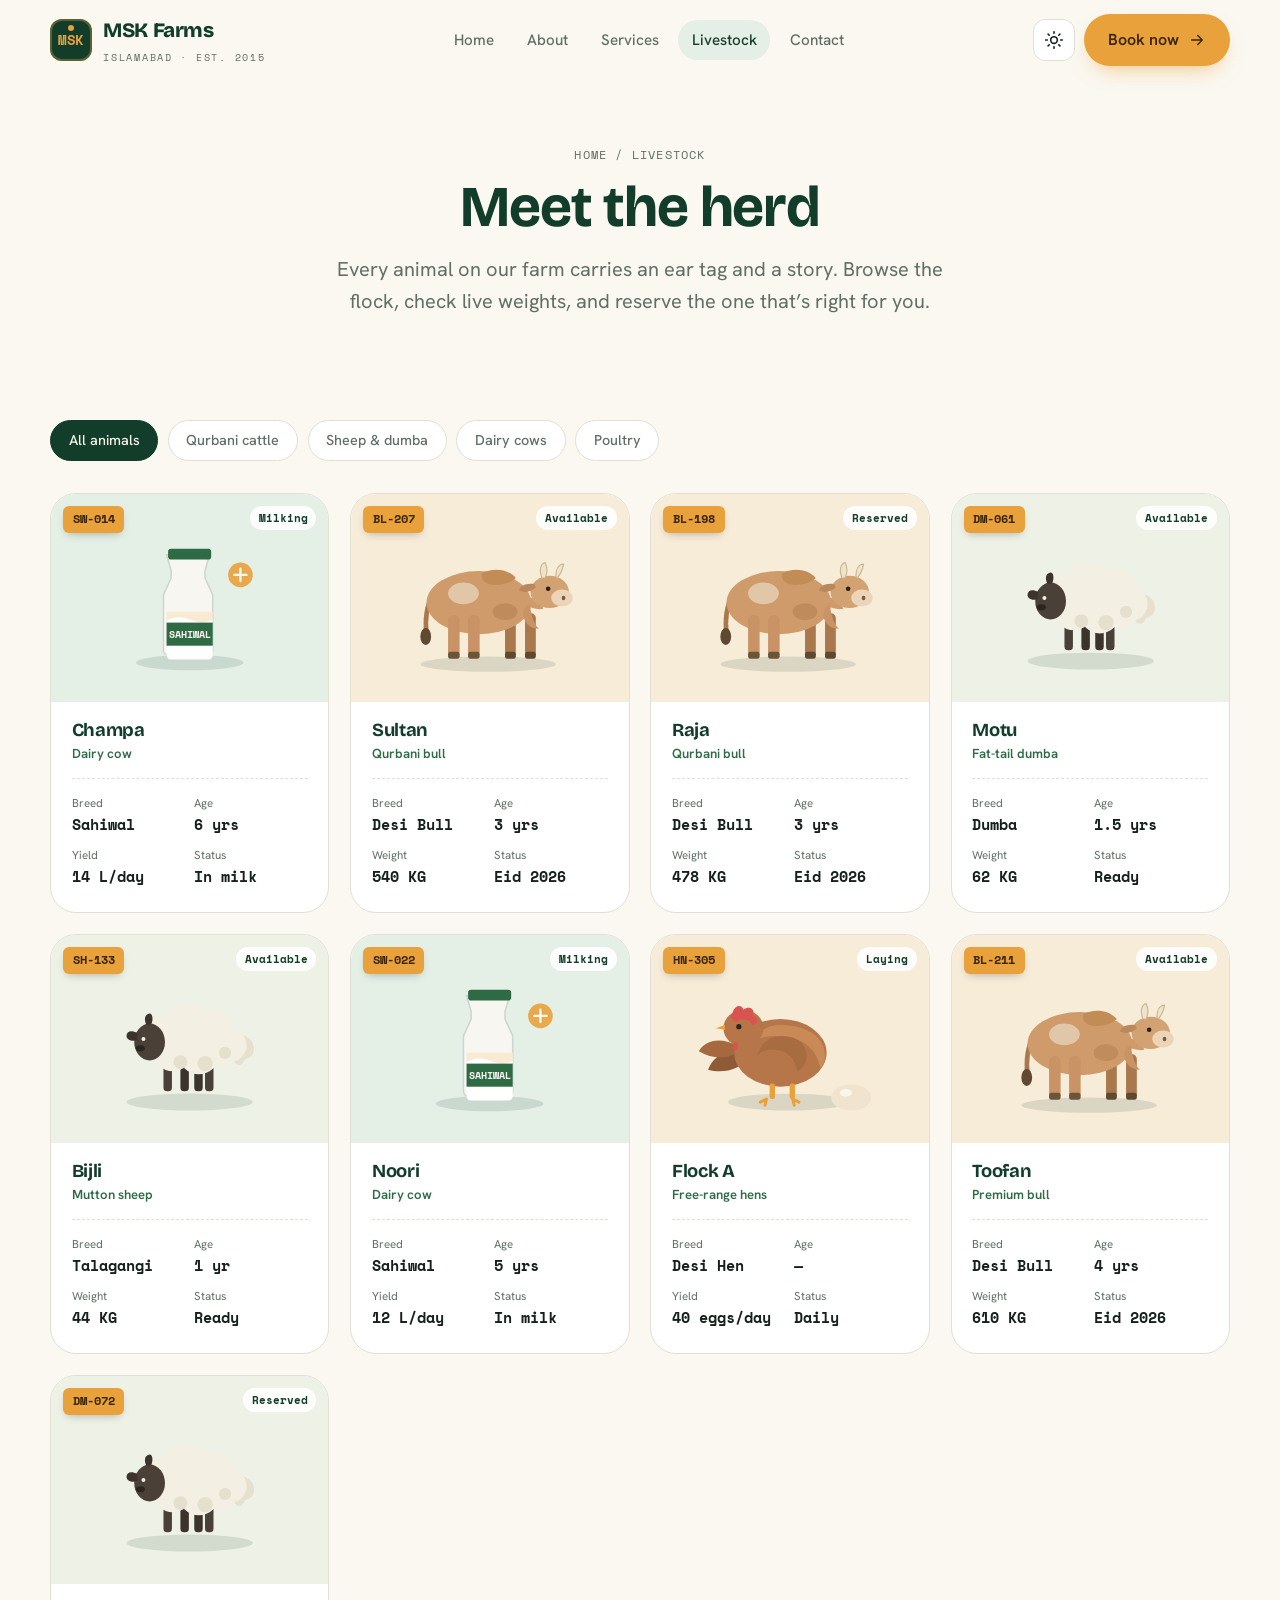
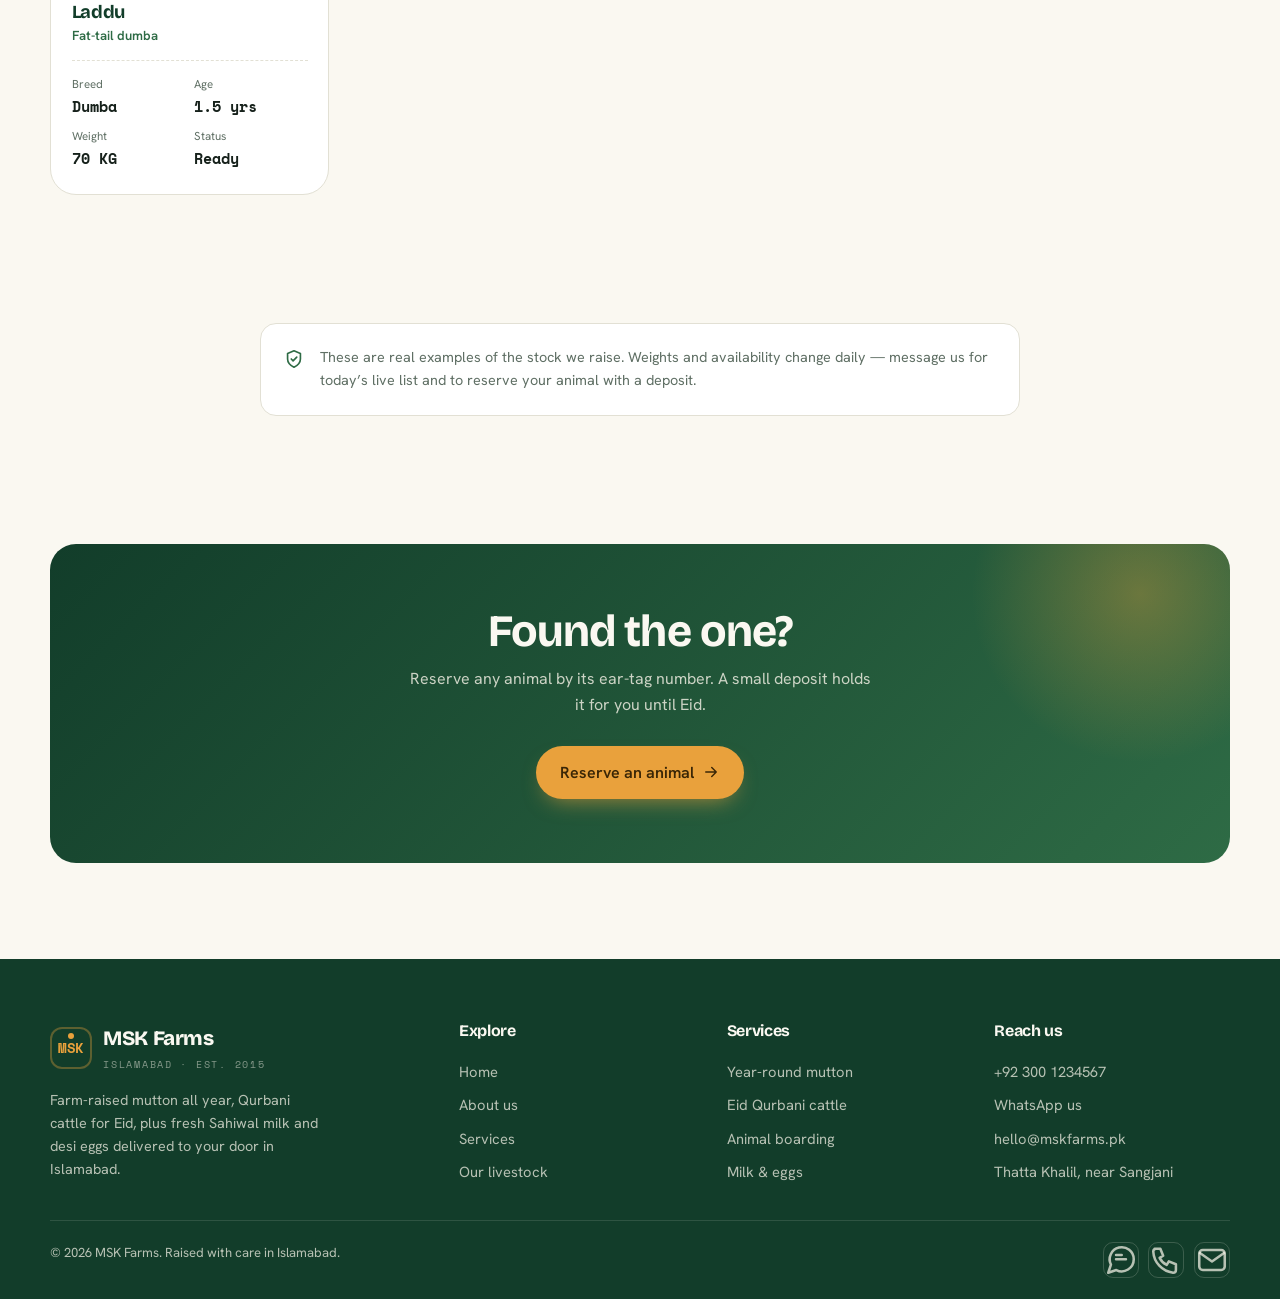
<file: portfolio.html>
<!DOCTYPE html>
<html lang="en" data-theme="light">
<head>
<meta charset="UTF-8">
<meta name="viewport" content="width=device-width, initial-scale=1.0">
<title>Our Livestock — MSK Farms</title>
<meta name="description" content="Meet the animals at MSK Farms — Sahiwal dairy cows, Qurbani bulls, Talagangi sheep, dumba and desi hens.">
<link rel="preconnect" href="https://fonts.googleapis.com">
<link rel="preconnect" href="https://fonts.gstatic.com" crossorigin>
<link href="https://fonts.googleapis.com/css2?family=Bricolage+Grotesque:opsz,wght@12..96,600;12..96,700;12..96,800&family=Hanken+Grotesk:wght@400;500;600;700&family=Space+Mono:wght@400;700&display=swap" rel="stylesheet">
<link rel="stylesheet" href="css/style.css">
<link rel="icon" href="data:image/svg+xml,%3Csvg xmlns='http://www.w3.org/2000/svg' viewBox='0 0 100 100'%3E%3Crect width='100' height='100' rx='24' fill='%23123d2a'/%3E%3Ctext x='50' y='66' font-family='monospace' font-size='40' font-weight='700' fill='%23e9a13c' text-anchor='middle'%3EMSK%3C/text%3E%3C/svg%3E">
</head>
<body>
<div class="scrim"></div>
<header class="site-header">
  <nav class="wrap nav" aria-label="Primary">
    <a class="brand" href="index.html">
      <span class="tag">MSK</span>
      <span>MSK Farms<small>Islamabad · Est. 2015</small></span>
    </a>
    <div class="nav-links" id="menu">
      <a href="index.html">Home</a><a href="about.html">About</a><a href="services.html">Services</a><a href="portfolio.html" class="active">Livestock</a><a href="contact.html">Contact</a>
      <a class="btn btn--primary menu-cta" href="contact.html">Book now <svg viewBox="0 0 24 24" fill="none" stroke="currentColor" stroke-width="1.9" stroke-linecap="round" stroke-linejoin="round"><path d="M5 12h14M13 6l6 6-6 6"/></svg></a>
    </div>
    <div class="nav-actions">
      <button class="icon-btn theme-toggle" aria-label="Toggle dark mode">
        <span class="sun"><svg viewBox="0 0 24 24" fill="none" stroke="currentColor" stroke-width="1.9" stroke-linecap="round" stroke-linejoin="round"><circle cx="12" cy="12" r="4"/><path d="M12 2v2M12 20v2M2 12h2M20 12h2M4.9 4.9l1.4 1.4M17.7 17.7l1.4 1.4M19.1 4.9l-1.4 1.4M6.3 17.7l-1.4 1.4"/></svg></span><span class="moon"><svg viewBox="0 0 24 24" fill="none" stroke="currentColor" stroke-width="1.9" stroke-linecap="round" stroke-linejoin="round"><path d="M20 14.5A8 8 0 019.5 4 8 8 0 1020 14.5z"/></svg></span>
      </button>
      <a class="btn btn--primary nav-desktop-cta" href="contact.html">Book now <svg viewBox="0 0 24 24" fill="none" stroke="currentColor" stroke-width="1.9" stroke-linecap="round" stroke-linejoin="round"><path d="M5 12h14M13 6l6 6-6 6"/></svg></a>
      <button class="hamburger" aria-label="Menu" aria-expanded="false" aria-controls="menu">
        <span></span><span></span><span></span>
      </button>
    </div>
  </nav>
</header>
<main>
  <section class="wrap page-head">
    <div class="breadcrumb">Home / Livestock</div>
    <h1>Meet the herd</h1>
    <p class="lead">Every animal on our farm carries an ear tag and a story. Browse the flock, check live weights, and reserve the one that&rsquo;s right for you.</p>
  </section>

  <section class="section--tight wrap">
    <div class="filters">
      <button class="filter-btn active" data-filter="all">All animals</button>
      <button class="filter-btn" data-filter="cattle">Qurbani cattle</button>
      <button class="filter-btn" data-filter="sheep">Sheep &amp; dumba</button>
      <button class="filter-btn" data-filter="dairy">Dairy cows</button>
      <button class="filter-btn" data-filter="poultry">Poultry</button>
    </div>
    <div class="herd">
      <article class="beast reveal" data-cat="dairy">
        <div class="photo" style="background:#e4efe6">
          <span class="eartag">SW-014</span><span class="status">Milking</span>
          <svg viewBox="0 0 260 200" xmlns="http://www.w3.org/2000/svg" role="img" aria-label="Fresh milk">
<ellipse cx="130" cy="184" rx="70" ry="10" fill="rgba(18,61,42,.12)"/>
<path d="M104 44h52l-6 20v10l10 22v72a6 6 0 01-6 6h-52a6 6 0 01-6-6V96l10-22V64l-6-20z" fill="#f7f6f0" stroke="#cdd6ce" stroke-width="2"/>
<path d="M100 118h60v56a6 6 0 01-6 6h-48a6 6 0 01-6-6z" fill="#ffffff"/>
<path d="M100 118h60v10c-10 6-20 4-30 0s-22-4-30 2z" fill="#e9a13c" opacity=".22"/>
<rect x="100" y="132" width="60" height="30" fill="#2e6b45"/>
<text x="130" y="152" font-family="'Space Mono',monospace" font-size="13" font-weight="700" fill="#faf8f1" text-anchor="middle">SAHIWAL</text>
<rect x="102" y="36" width="56" height="14" rx="4" fill="#2e6b45"/>
<circle cx="196" cy="70" r="16" fill="#e9a13c" opacity=".9"/><path d="M196 62v16M188 70h16" stroke="#faf8f1" stroke-width="3" stroke-linecap="round"/>
</svg>
        </div>
        <div class="body">
          <h3>Champa</h3><div class="breed">Dairy cow</div>
          <div class="specs">
            <div><span>Breed</span><b>Sahiwal</b></div>
            <div><span>Age</span><b>6 yrs</b></div>
            <div><span>Yield</span><b>14 L/day</b></div>
            <div><span>Status</span><b>In milk</b></div>
          </div>
        </div>
      </article>
      <article class="beast reveal" data-cat="cattle">
        <div class="photo" style="background:#f7ecd8">
          <span class="eartag">BL-207</span><span class="status">Available</span>
          <svg viewBox="0 0 260 200" xmlns="http://www.w3.org/2000/svg" role="img" aria-label="Sahiwal cow">
<ellipse cx="128" cy="186" rx="88" ry="10" fill="rgba(18,61,42,.12)"/>
<!-- far legs -->
<rect x="150" y="120" width="14" height="58" rx="6" fill="#a9784c"/><rect x="176" y="120" width="14" height="58" rx="6" fill="#a9784c"/>
<rect x="150" y="170" width="14" height="9" rx="3" fill="#5f4930"/><rect x="176" y="170" width="14" height="9" rx="3" fill="#5f4930"/>
<!-- tail -->
<path d="M56 96c-8 14-10 34-8 52" fill="none" stroke="#a9784c" stroke-width="6" stroke-linecap="round"/>
<ellipse cx="47" cy="150" rx="7" ry="11" fill="#5f4930"/>
<!-- body + hump -->
<ellipse cx="116" cy="106" rx="68" ry="41" fill="#cf9b6b"/>
<path d="M120 68c14-8 34-6 44 6-6 6-16 9-28 9-10 0-18-6-16-15z" fill="#c28c56"/>
<!-- near legs -->
<rect x="76" y="122" width="15" height="56" rx="7" fill="#c99366"/><rect x="102" y="122" width="15" height="56" rx="7" fill="#c99366"/>
<rect x="76" y="170" width="15" height="9" rx="3" fill="#6b5539"/><rect x="102" y="170" width="15" height="9" rx="3" fill="#6b5539"/>
<!-- patches -->
<ellipse cx="96" cy="94" rx="20" ry="14" fill="#e7d6bd" opacity=".75"/>
<ellipse cx="150" cy="118" rx="16" ry="11" fill="#b07d4f" opacity=".5"/>
<!-- neck + dewlap -->
<path d="M170 96c14 2 26 8 30 18-10 2-20-2-30-8z" fill="#cf9b6b"/>
<path d="M182 108c2 12 4 24 12 32-10 0-18-6-20-16-1-8 2-14 8-16z" fill="#c99366"/>
<!-- head -->
<ellipse cx="208" cy="92" rx="25" ry="21" fill="#d3a273"/>
<ellipse cx="224" cy="100" rx="14" ry="11" fill="#ecd4b8"/>
<!-- ear -->
<path d="M188 82c-10-2-18 2-20 8 8 4 16 2 22-4z" fill="#b9885b"/>
<!-- horns -->
<path d="M198 74c-4-10-2-18 4-20 3 6 3 14 0 20zM216 72c0-10 4-16 10-16-1 7-4 13-8 18z" fill="#efe3cb" stroke="#c9b790" stroke-width="1.5"/>
<!-- eye + nostril -->
<circle cx="206" cy="88" r="3" fill="#2c2016"/>
<ellipse cx="226" cy="100" rx="2.4" ry="3" fill="#7a5c3f"/>
</svg>
        </div>
        <div class="body">
          <h3>Sultan</h3><div class="breed">Qurbani bull</div>
          <div class="specs">
            <div><span>Breed</span><b>Desi Bull</b></div>
            <div><span>Age</span><b>3 yrs</b></div>
            <div><span>Weight</span><b>540 KG</b></div>
            <div><span>Status</span><b>Eid 2026</b></div>
          </div>
        </div>
      </article>
      <article class="beast reveal" data-cat="cattle">
        <div class="photo" style="background:#f7ecd8">
          <span class="eartag">BL-198</span><span class="status">Reserved</span>
          <svg viewBox="0 0 260 200" xmlns="http://www.w3.org/2000/svg" role="img" aria-label="Sahiwal cow">
<ellipse cx="128" cy="186" rx="88" ry="10" fill="rgba(18,61,42,.12)"/>
<!-- far legs -->
<rect x="150" y="120" width="14" height="58" rx="6" fill="#a9784c"/><rect x="176" y="120" width="14" height="58" rx="6" fill="#a9784c"/>
<rect x="150" y="170" width="14" height="9" rx="3" fill="#5f4930"/><rect x="176" y="170" width="14" height="9" rx="3" fill="#5f4930"/>
<!-- tail -->
<path d="M56 96c-8 14-10 34-8 52" fill="none" stroke="#a9784c" stroke-width="6" stroke-linecap="round"/>
<ellipse cx="47" cy="150" rx="7" ry="11" fill="#5f4930"/>
<!-- body + hump -->
<ellipse cx="116" cy="106" rx="68" ry="41" fill="#cf9b6b"/>
<path d="M120 68c14-8 34-6 44 6-6 6-16 9-28 9-10 0-18-6-16-15z" fill="#c28c56"/>
<!-- near legs -->
<rect x="76" y="122" width="15" height="56" rx="7" fill="#c99366"/><rect x="102" y="122" width="15" height="56" rx="7" fill="#c99366"/>
<rect x="76" y="170" width="15" height="9" rx="3" fill="#6b5539"/><rect x="102" y="170" width="15" height="9" rx="3" fill="#6b5539"/>
<!-- patches -->
<ellipse cx="96" cy="94" rx="20" ry="14" fill="#e7d6bd" opacity=".75"/>
<ellipse cx="150" cy="118" rx="16" ry="11" fill="#b07d4f" opacity=".5"/>
<!-- neck + dewlap -->
<path d="M170 96c14 2 26 8 30 18-10 2-20-2-30-8z" fill="#cf9b6b"/>
<path d="M182 108c2 12 4 24 12 32-10 0-18-6-20-16-1-8 2-14 8-16z" fill="#c99366"/>
<!-- head -->
<ellipse cx="208" cy="92" rx="25" ry="21" fill="#d3a273"/>
<ellipse cx="224" cy="100" rx="14" ry="11" fill="#ecd4b8"/>
<!-- ear -->
<path d="M188 82c-10-2-18 2-20 8 8 4 16 2 22-4z" fill="#b9885b"/>
<!-- horns -->
<path d="M198 74c-4-10-2-18 4-20 3 6 3 14 0 20zM216 72c0-10 4-16 10-16-1 7-4 13-8 18z" fill="#efe3cb" stroke="#c9b790" stroke-width="1.5"/>
<!-- eye + nostril -->
<circle cx="206" cy="88" r="3" fill="#2c2016"/>
<ellipse cx="226" cy="100" rx="2.4" ry="3" fill="#7a5c3f"/>
</svg>
        </div>
        <div class="body">
          <h3>Raja</h3><div class="breed">Qurbani bull</div>
          <div class="specs">
            <div><span>Breed</span><b>Desi Bull</b></div>
            <div><span>Age</span><b>3 yrs</b></div>
            <div><span>Weight</span><b>478 KG</b></div>
            <div><span>Status</span><b>Eid 2026</b></div>
          </div>
        </div>
      </article>
      <article class="beast reveal" data-cat="sheep">
        <div class="photo" style="background:#eef1e6">
          <span class="eartag">DM-061</span><span class="status">Available</span>
          <svg viewBox="0 0 260 200" xmlns="http://www.w3.org/2000/svg" role="img" aria-label="Talagangi sheep">
<ellipse cx="130" cy="182" rx="82" ry="11" fill="rgba(18,61,42,.12)"/>
<rect x="96" y="126" width="11" height="42" rx="5" fill="#4a4038"/><rect x="150" y="126" width="11" height="42" rx="5" fill="#4a4038"/>
<rect x="118" y="128" width="11" height="40" rx="5" fill="#3b332c"/><rect x="136" y="128" width="11" height="40" rx="5" fill="#3b332c"/>
<path d="M196 96c18-2 26 26 6 30-6 16-18 4-16-6-8 2-14-8-6-14 2-10 14-14 22-10z" fill="#e7e0cf"/>
<g fill="#f3efe2">
<circle cx="96" cy="96" r="26"/><circle cx="126" cy="84" r="30"/><circle cx="160" cy="90" r="28"/>
<circle cx="182" cy="108" r="22"/><circle cx="108" cy="118" r="24"/><circle cx="142" cy="120" r="26"/><circle cx="170" cy="120" r="20"/>
</g>
<g fill="#ddd6c2" opacity=".6"><circle cx="150" cy="132" r="10"/><circle cx="118" cy="130" r="9"/><circle cx="176" cy="118" r="8"/></g>
<ellipse cx="78" cy="104" rx="20" ry="24" fill="#4a4038"/>
<path d="M62 92c-8-4-14-2-14 4 0 5 8 8 14 5zM74 82c-4-8-2-14 4-15 4 0 5 8 2 14z" fill="#3b332c"/>
<circle cx="70" cy="100" r="2.6" fill="#f3efe2"/>
<ellipse cx="66" cy="112" rx="6" ry="4" fill="#2c251f"/>
</svg>
        </div>
        <div class="body">
          <h3>Motu</h3><div class="breed">Fat-tail dumba</div>
          <div class="specs">
            <div><span>Breed</span><b>Dumba</b></div>
            <div><span>Age</span><b>1.5 yrs</b></div>
            <div><span>Weight</span><b>62 KG</b></div>
            <div><span>Status</span><b>Ready</b></div>
          </div>
        </div>
      </article>
      <article class="beast reveal" data-cat="sheep">
        <div class="photo" style="background:#eef1e6">
          <span class="eartag">SH-133</span><span class="status">Available</span>
          <svg viewBox="0 0 260 200" xmlns="http://www.w3.org/2000/svg" role="img" aria-label="Talagangi sheep">
<ellipse cx="130" cy="182" rx="82" ry="11" fill="rgba(18,61,42,.12)"/>
<rect x="96" y="126" width="11" height="42" rx="5" fill="#4a4038"/><rect x="150" y="126" width="11" height="42" rx="5" fill="#4a4038"/>
<rect x="118" y="128" width="11" height="40" rx="5" fill="#3b332c"/><rect x="136" y="128" width="11" height="40" rx="5" fill="#3b332c"/>
<path d="M196 96c18-2 26 26 6 30-6 16-18 4-16-6-8 2-14-8-6-14 2-10 14-14 22-10z" fill="#e7e0cf"/>
<g fill="#f3efe2">
<circle cx="96" cy="96" r="26"/><circle cx="126" cy="84" r="30"/><circle cx="160" cy="90" r="28"/>
<circle cx="182" cy="108" r="22"/><circle cx="108" cy="118" r="24"/><circle cx="142" cy="120" r="26"/><circle cx="170" cy="120" r="20"/>
</g>
<g fill="#ddd6c2" opacity=".6"><circle cx="150" cy="132" r="10"/><circle cx="118" cy="130" r="9"/><circle cx="176" cy="118" r="8"/></g>
<ellipse cx="78" cy="104" rx="20" ry="24" fill="#4a4038"/>
<path d="M62 92c-8-4-14-2-14 4 0 5 8 8 14 5zM74 82c-4-8-2-14 4-15 4 0 5 8 2 14z" fill="#3b332c"/>
<circle cx="70" cy="100" r="2.6" fill="#f3efe2"/>
<ellipse cx="66" cy="112" rx="6" ry="4" fill="#2c251f"/>
</svg>
        </div>
        <div class="body">
          <h3>Bijli</h3><div class="breed">Mutton sheep</div>
          <div class="specs">
            <div><span>Breed</span><b>Talagangi</b></div>
            <div><span>Age</span><b>1 yr</b></div>
            <div><span>Weight</span><b>44 KG</b></div>
            <div><span>Status</span><b>Ready</b></div>
          </div>
        </div>
      </article>
      <article class="beast reveal" data-cat="dairy">
        <div class="photo" style="background:#e4efe6">
          <span class="eartag">SW-022</span><span class="status">Milking</span>
          <svg viewBox="0 0 260 200" xmlns="http://www.w3.org/2000/svg" role="img" aria-label="Fresh milk">
<ellipse cx="130" cy="184" rx="70" ry="10" fill="rgba(18,61,42,.12)"/>
<path d="M104 44h52l-6 20v10l10 22v72a6 6 0 01-6 6h-52a6 6 0 01-6-6V96l10-22V64l-6-20z" fill="#f7f6f0" stroke="#cdd6ce" stroke-width="2"/>
<path d="M100 118h60v56a6 6 0 01-6 6h-48a6 6 0 01-6-6z" fill="#ffffff"/>
<path d="M100 118h60v10c-10 6-20 4-30 0s-22-4-30 2z" fill="#e9a13c" opacity=".22"/>
<rect x="100" y="132" width="60" height="30" fill="#2e6b45"/>
<text x="130" y="152" font-family="'Space Mono',monospace" font-size="13" font-weight="700" fill="#faf8f1" text-anchor="middle">SAHIWAL</text>
<rect x="102" y="36" width="56" height="14" rx="4" fill="#2e6b45"/>
<circle cx="196" cy="70" r="16" fill="#e9a13c" opacity=".9"/><path d="M196 62v16M188 70h16" stroke="#faf8f1" stroke-width="3" stroke-linecap="round"/>
</svg>
        </div>
        <div class="body">
          <h3>Noori</h3><div class="breed">Dairy cow</div>
          <div class="specs">
            <div><span>Breed</span><b>Sahiwal</b></div>
            <div><span>Age</span><b>5 yrs</b></div>
            <div><span>Yield</span><b>12 L/day</b></div>
            <div><span>Status</span><b>In milk</b></div>
          </div>
        </div>
      </article>
      <article class="beast reveal" data-cat="poultry">
        <div class="photo" style="background:#f7ecd8">
          <span class="eartag">HN-305</span><span class="status">Laying</span>
          <svg viewBox="0 0 260 200" xmlns="http://www.w3.org/2000/svg" role="img" aria-label="Desi hen with egg">
<ellipse cx="128" cy="182" rx="78" ry="11" fill="rgba(18,61,42,.12)"/>
<ellipse cx="210" cy="176" rx="26" ry="17" fill="#f0e4cf"/><ellipse cx="203" cy="170" rx="8" ry="5" fill="#faf6ec"/>
<path d="M70 118c-24-6-40 6-46 22 22 6 42-2 52-14z" fill="#8f5a37"/>
<path d="M64 110c-24-14-44-8-52 6 20 12 42 10 54-2z" fill="#a5683f"/>
<ellipse cx="118" cy="118" rx="60" ry="44" fill="#b6764a"/>
<path d="M118 82c40 0 58 20 58 40 0 6-2 12-6 16-6-30-28-42-58-42-14 0-26 4-34 12 6-16 22-26 40-26z" fill="#c98a58"/>
<path d="M120 96c22 0 32 12 32 26 0 8-4 16-12 20-4-20-16-28-32-28-8 0-16 2-20 8 4-16 16-26 32-26z" fill="#9c6238" opacity=".5"/>
<rect x="104" y="158" width="7" height="20" rx="3" fill="#e9a13c"/><rect x="130" y="158" width="7" height="20" rx="3" fill="#e9a13c"/>
<path d="M100 178l-8 4M100 178l-2 8M134 178l8 4M134 178l2 8" stroke="#e9a13c" stroke-width="4" stroke-linecap="round"/>
<ellipse cx="70" cy="86" rx="26" ry="24" fill="#b6764a"/>
<path d="M56 66c2-10 12-12 14-4 8-6 16 0 12 8 8 0 8 10 0 12-4-8-14-10-22-4-6-4-8-8-4-12z" fill="#d9534f"/>
<path d="M60 104c-4 2-6 8-2 12 4-2 6-6 4-12z" fill="#d9534f"/>
<path d="M46 88l-12-2 12-4z" fill="#e9a13c"/>
<circle cx="64" cy="84" r="3.4" fill="#2c251f"/>
</svg>
        </div>
        <div class="body">
          <h3>Flock A</h3><div class="breed">Free-range hens</div>
          <div class="specs">
            <div><span>Breed</span><b>Desi Hen</b></div>
            <div><span>Age</span><b>—</b></div>
            <div><span>Yield</span><b>40 eggs/day</b></div>
            <div><span>Status</span><b>Daily</b></div>
          </div>
        </div>
      </article>
      <article class="beast reveal" data-cat="cattle">
        <div class="photo" style="background:#f7ecd8">
          <span class="eartag">BL-211</span><span class="status">Available</span>
          <svg viewBox="0 0 260 200" xmlns="http://www.w3.org/2000/svg" role="img" aria-label="Sahiwal cow">
<ellipse cx="128" cy="186" rx="88" ry="10" fill="rgba(18,61,42,.12)"/>
<!-- far legs -->
<rect x="150" y="120" width="14" height="58" rx="6" fill="#a9784c"/><rect x="176" y="120" width="14" height="58" rx="6" fill="#a9784c"/>
<rect x="150" y="170" width="14" height="9" rx="3" fill="#5f4930"/><rect x="176" y="170" width="14" height="9" rx="3" fill="#5f4930"/>
<!-- tail -->
<path d="M56 96c-8 14-10 34-8 52" fill="none" stroke="#a9784c" stroke-width="6" stroke-linecap="round"/>
<ellipse cx="47" cy="150" rx="7" ry="11" fill="#5f4930"/>
<!-- body + hump -->
<ellipse cx="116" cy="106" rx="68" ry="41" fill="#cf9b6b"/>
<path d="M120 68c14-8 34-6 44 6-6 6-16 9-28 9-10 0-18-6-16-15z" fill="#c28c56"/>
<!-- near legs -->
<rect x="76" y="122" width="15" height="56" rx="7" fill="#c99366"/><rect x="102" y="122" width="15" height="56" rx="7" fill="#c99366"/>
<rect x="76" y="170" width="15" height="9" rx="3" fill="#6b5539"/><rect x="102" y="170" width="15" height="9" rx="3" fill="#6b5539"/>
<!-- patches -->
<ellipse cx="96" cy="94" rx="20" ry="14" fill="#e7d6bd" opacity=".75"/>
<ellipse cx="150" cy="118" rx="16" ry="11" fill="#b07d4f" opacity=".5"/>
<!-- neck + dewlap -->
<path d="M170 96c14 2 26 8 30 18-10 2-20-2-30-8z" fill="#cf9b6b"/>
<path d="M182 108c2 12 4 24 12 32-10 0-18-6-20-16-1-8 2-14 8-16z" fill="#c99366"/>
<!-- head -->
<ellipse cx="208" cy="92" rx="25" ry="21" fill="#d3a273"/>
<ellipse cx="224" cy="100" rx="14" ry="11" fill="#ecd4b8"/>
<!-- ear -->
<path d="M188 82c-10-2-18 2-20 8 8 4 16 2 22-4z" fill="#b9885b"/>
<!-- horns -->
<path d="M198 74c-4-10-2-18 4-20 3 6 3 14 0 20zM216 72c0-10 4-16 10-16-1 7-4 13-8 18z" fill="#efe3cb" stroke="#c9b790" stroke-width="1.5"/>
<!-- eye + nostril -->
<circle cx="206" cy="88" r="3" fill="#2c2016"/>
<ellipse cx="226" cy="100" rx="2.4" ry="3" fill="#7a5c3f"/>
</svg>
        </div>
        <div class="body">
          <h3>Toofan</h3><div class="breed">Premium bull</div>
          <div class="specs">
            <div><span>Breed</span><b>Desi Bull</b></div>
            <div><span>Age</span><b>4 yrs</b></div>
            <div><span>Weight</span><b>610 KG</b></div>
            <div><span>Status</span><b>Eid 2026</b></div>
          </div>
        </div>
      </article>
      <article class="beast reveal" data-cat="sheep">
        <div class="photo" style="background:#eef1e6">
          <span class="eartag">DM-072</span><span class="status">Reserved</span>
          <svg viewBox="0 0 260 200" xmlns="http://www.w3.org/2000/svg" role="img" aria-label="Talagangi sheep">
<ellipse cx="130" cy="182" rx="82" ry="11" fill="rgba(18,61,42,.12)"/>
<rect x="96" y="126" width="11" height="42" rx="5" fill="#4a4038"/><rect x="150" y="126" width="11" height="42" rx="5" fill="#4a4038"/>
<rect x="118" y="128" width="11" height="40" rx="5" fill="#3b332c"/><rect x="136" y="128" width="11" height="40" rx="5" fill="#3b332c"/>
<path d="M196 96c18-2 26 26 6 30-6 16-18 4-16-6-8 2-14-8-6-14 2-10 14-14 22-10z" fill="#e7e0cf"/>
<g fill="#f3efe2">
<circle cx="96" cy="96" r="26"/><circle cx="126" cy="84" r="30"/><circle cx="160" cy="90" r="28"/>
<circle cx="182" cy="108" r="22"/><circle cx="108" cy="118" r="24"/><circle cx="142" cy="120" r="26"/><circle cx="170" cy="120" r="20"/>
</g>
<g fill="#ddd6c2" opacity=".6"><circle cx="150" cy="132" r="10"/><circle cx="118" cy="130" r="9"/><circle cx="176" cy="118" r="8"/></g>
<ellipse cx="78" cy="104" rx="20" ry="24" fill="#4a4038"/>
<path d="M62 92c-8-4-14-2-14 4 0 5 8 8 14 5zM74 82c-4-8-2-14 4-15 4 0 5 8 2 14z" fill="#3b332c"/>
<circle cx="70" cy="100" r="2.6" fill="#f3efe2"/>
<ellipse cx="66" cy="112" rx="6" ry="4" fill="#2c251f"/>
</svg>
        </div>
        <div class="body">
          <h3>Laddu</h3><div class="breed">Fat-tail dumba</div>
          <div class="specs">
            <div><span>Breed</span><b>Dumba</b></div>
            <div><span>Age</span><b>1.5 yrs</b></div>
            <div><span>Weight</span><b>70 KG</b></div>
            <div><span>Status</span><b>Ready</b></div>
          </div>
        </div>
      </article></div>
  </section>

  <section class="section--tight wrap">
    <div class="form-note reveal" style="max-width:760px;margin-inline:auto">
      <svg viewBox="0 0 24 24" fill="none" stroke="currentColor" stroke-width="1.8" stroke-linecap="round" stroke-linejoin="round"><path d="M12 3l7 3v6c0 4-3 7-7 9-4-2-7-5-7-9V6l7-3z"/><path d="M9 12l2 2 4-4"/></svg>
      <div>These are real examples of the stock we raise. Weights and availability change daily — message us for today&rsquo;s live list and to reserve your animal with a deposit.</div>
    </div>
  </section>

  <section class="section--tight wrap">
    <div class="cta-banner reveal"><span class="blob"></span>
      <h2>Found the one?</h2>
      <p>Reserve any animal by its ear-tag number. A small deposit holds it for you until Eid.</p>
      <a class="btn btn--primary" href="contact.html">Reserve an animal <svg viewBox="0 0 24 24" fill="none" stroke="currentColor" stroke-width="1.9" stroke-linecap="round" stroke-linejoin="round"><path d="M5 12h14M13 6l6 6-6 6"/></svg></a>
    </div>
  </section>
</main>
<footer class="site-footer">
  <div class="wrap footer-grid">
    <div>
      <div class="brand"><span class="tag">MSK</span><span>MSK Farms<small>Islamabad · Est. 2015</small></span></div>
      <p>Farm-raised mutton all year, Qurbani cattle for Eid, plus fresh Sahiwal milk and desi eggs delivered to your door in Islamabad.</p>
    </div>
    <div>
      <h4>Explore</h4>
      <a href="index.html">Home</a><a href="about.html">About us</a>
      <a href="services.html">Services</a><a href="portfolio.html">Our livestock</a>
    </div>
    <div>
      <h4>Services</h4>
      <a href="services.html">Year-round mutton</a><a href="services.html">Eid Qurbani cattle</a>
      <a href="services.html">Animal boarding</a><a href="services.html">Milk &amp; eggs</a>
    </div>
    <div>
      <h4>Reach us</h4>
      <a href="tel:+923001234567">+92 300 1234567</a>
      <a href="https://wa.me/923001234567">WhatsApp us</a>
      <a href="mailto:hello@mskfarms.pk">hello@mskfarms.pk</a>
      <a href="contact.html">Thatta Khalil, near Sangjani</a>
    </div>
  </div>
  <div class="wrap footer-bottom">
    <span>© <span id="year">2026</span> MSK Farms. Raised with care in Islamabad.</span>
    <div class="socials">
      <a href="#" aria-label="WhatsApp"><svg viewBox="0 0 24 24" fill="none" stroke="currentColor" stroke-width="1.8" stroke-linecap="round" stroke-linejoin="round"><path d="M21 11.5a8.5 8.5 0 01-12.3 7.6L3 21l1.9-5.7A8.5 8.5 0 1121 11.5z"/><path d="M8.5 11.5h7M8.5 8.5h4"/></svg></a>
      <a href="#" aria-label="Call"><svg viewBox="0 0 24 24" fill="none" stroke="currentColor" stroke-width="1.8" stroke-linecap="round" stroke-linejoin="round"><path d="M4 4h4l2 5-2.5 1.5a11 11 0 005 5L14 13l5 2v4a2 2 0 01-2 2A16 16 0 013 6a2 2 0 012-2z"/></svg></a>
      <a href="#" aria-label="Email"><svg viewBox="0 0 24 24" fill="none" stroke="currentColor" stroke-width="1.8" stroke-linecap="round" stroke-linejoin="round"><rect x="3" y="5" width="18" height="14" rx="2.5"/><path d="M3.5 7l8.5 6 8.5-6"/></svg></a>
    </div>
  </div>
</footer>
<button class="to-top" aria-label="Back to top"><svg viewBox="0 0 24 24" fill="none" stroke="currentColor" stroke-width="2" stroke-linecap="round" stroke-linejoin="round"><path d="M12 19V5M6 11l6-6 6 6"/></svg></button>
<script src="js/main.js"></script>
</body>
</html>
</file>
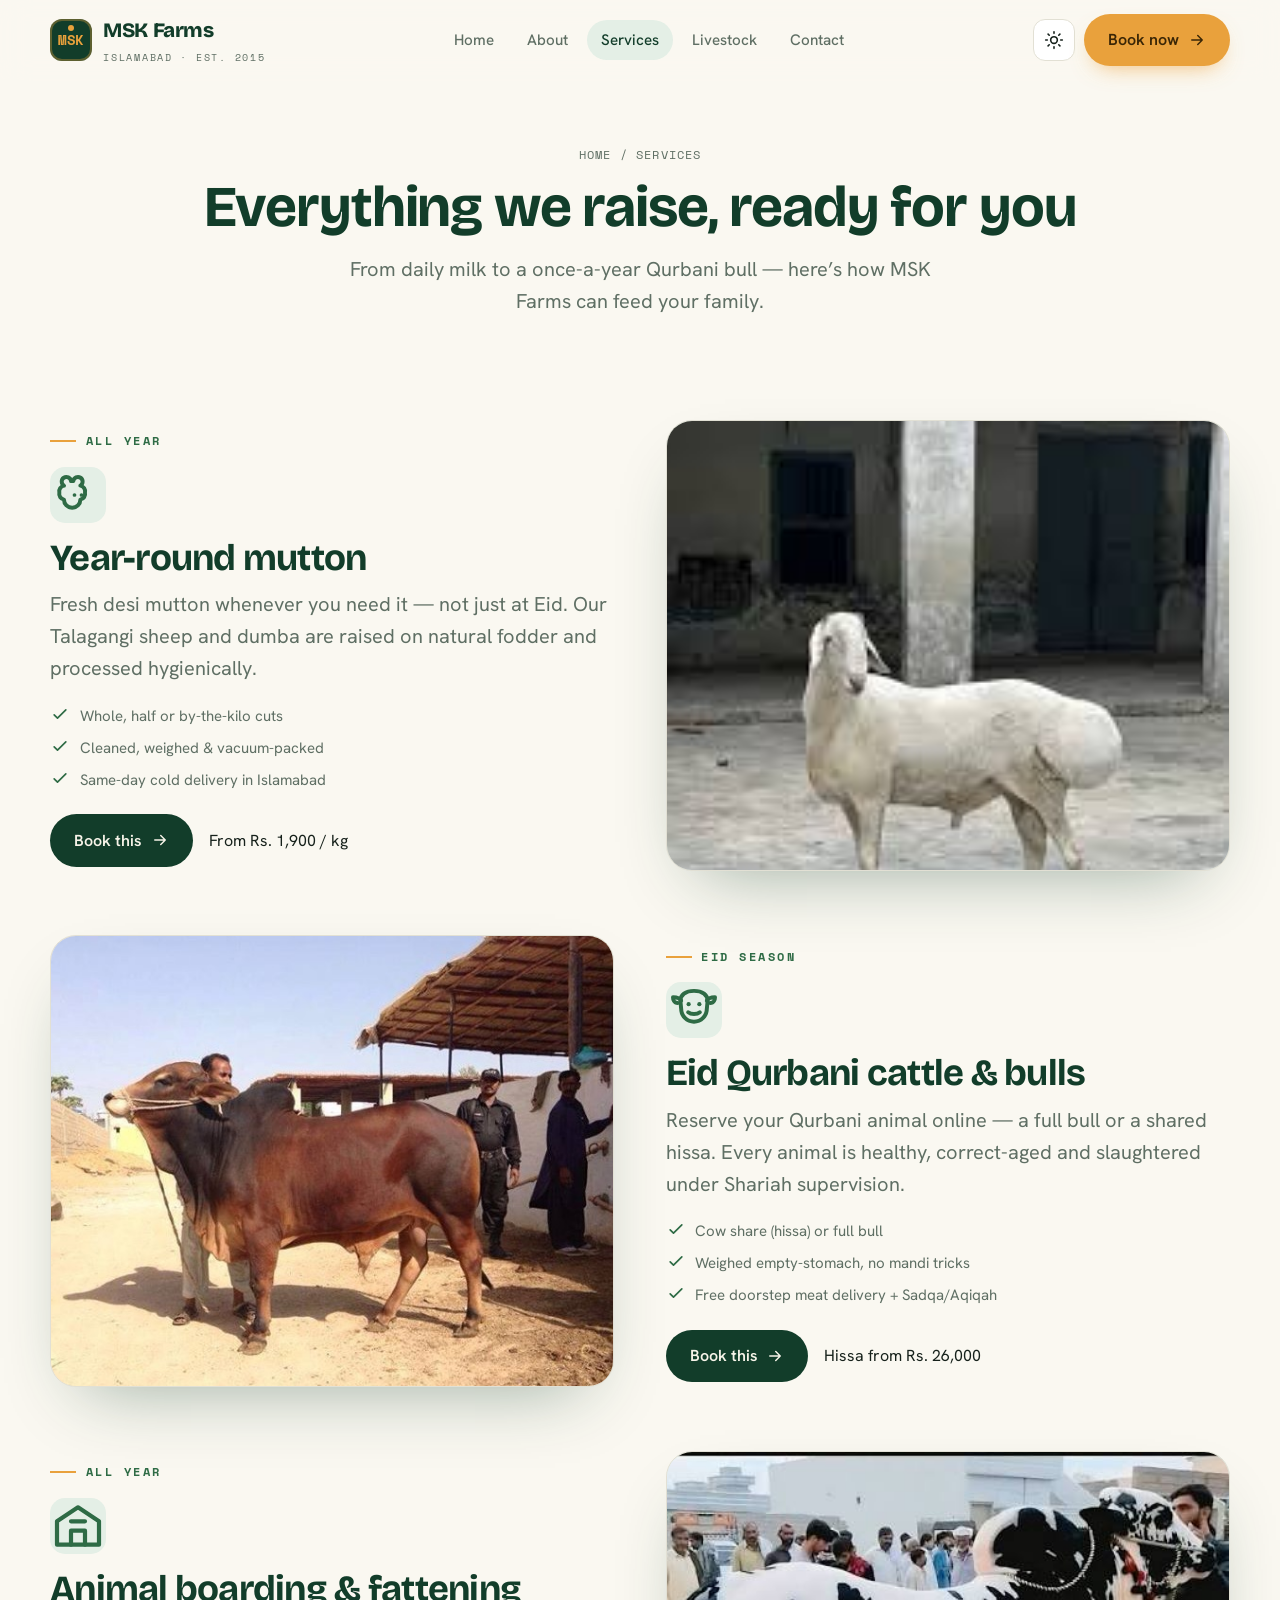
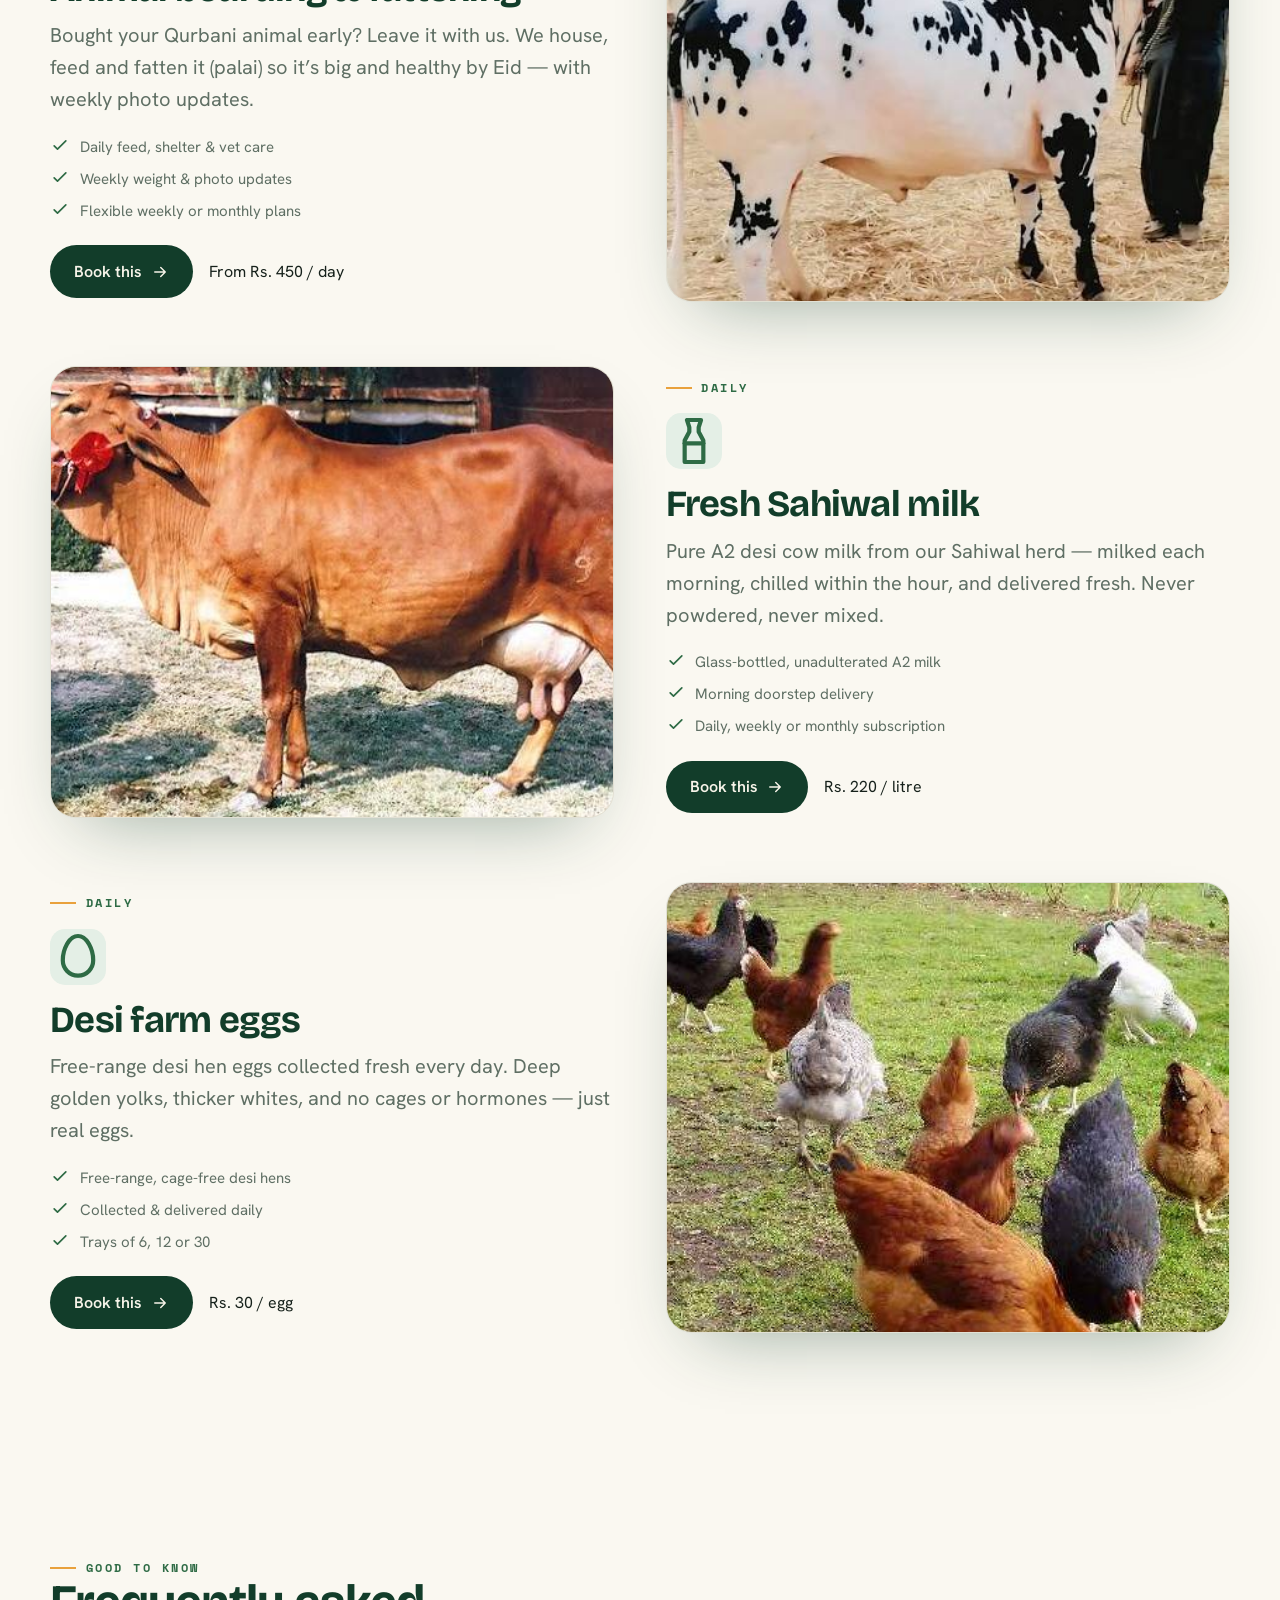
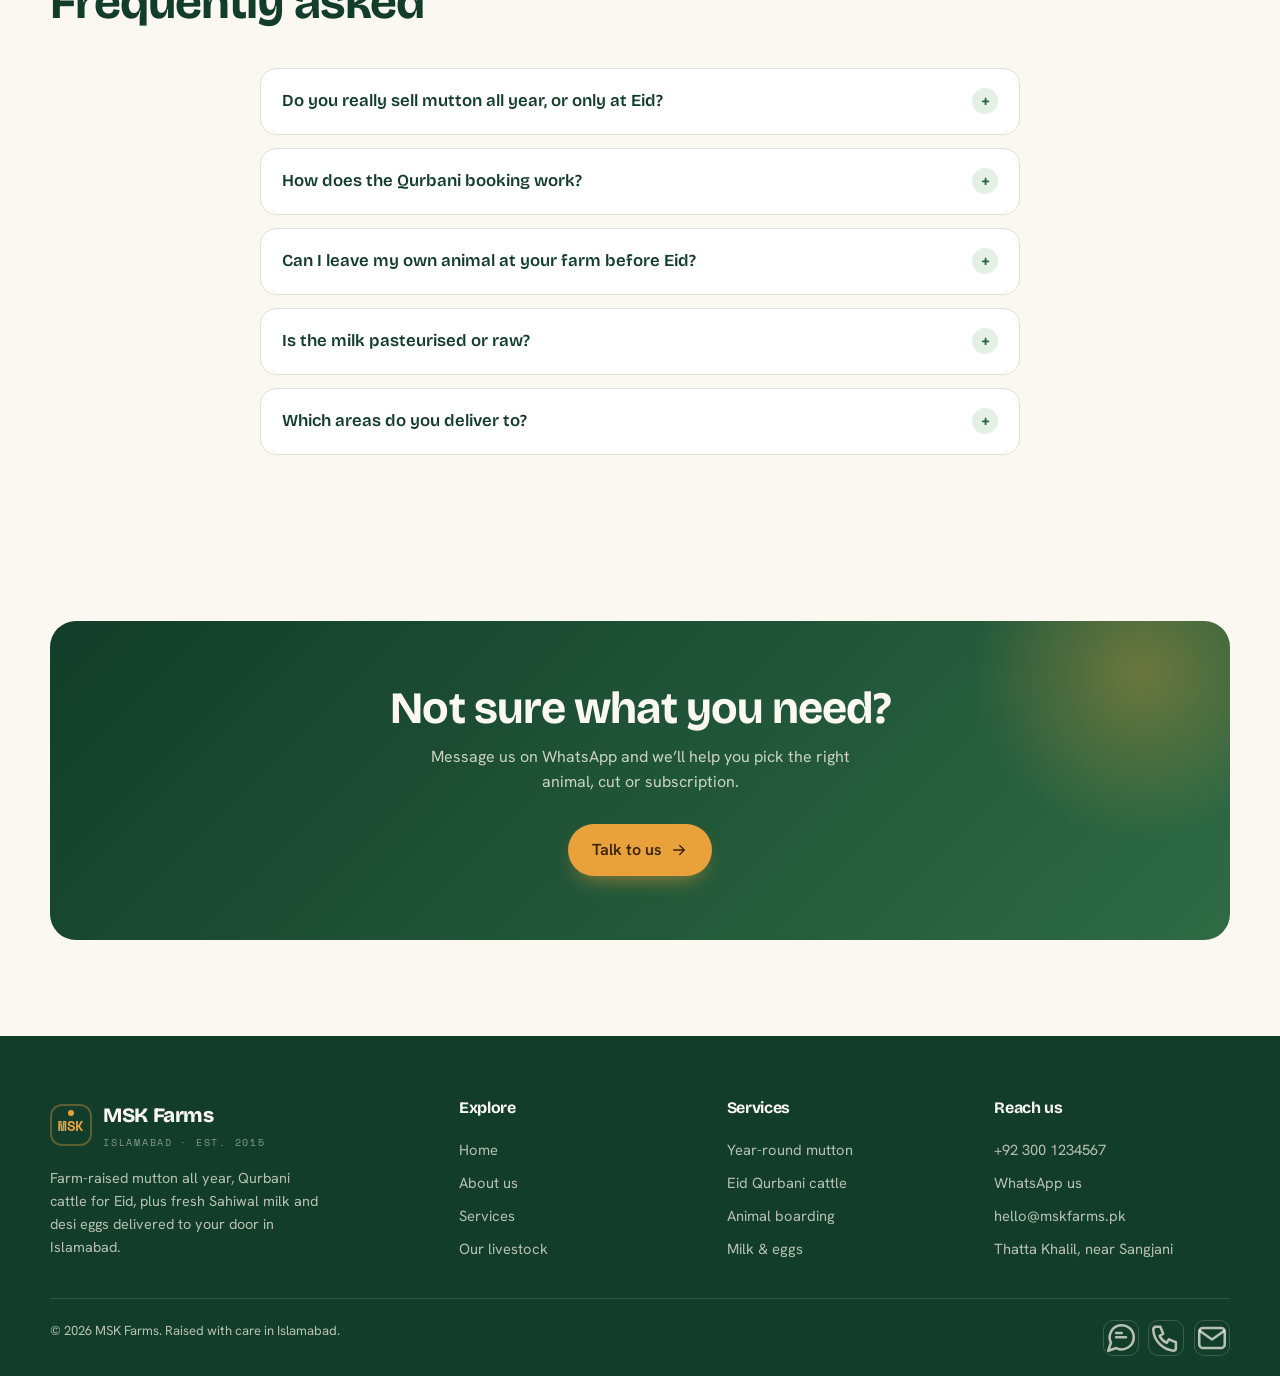
<file: services.html>
<!DOCTYPE html>
<html lang="en" data-theme="light">
<head>
<meta charset="UTF-8">
<meta name="viewport" content="width=device-width, initial-scale=1.0">
<title>Services — MSK Farms</title>
<meta name="description" content="Year-round mutton, Eid Qurbani cattle, animal boarding, fresh Sahiwal milk and desi eggs in Islamabad.">
<link rel="preconnect" href="https://fonts.googleapis.com">
<link rel="preconnect" href="https://fonts.gstatic.com" crossorigin>
<link href="https://fonts.googleapis.com/css2?family=Bricolage+Grotesque:opsz,wght@12..96,600;12..96,700;12..96,800&family=Hanken+Grotesk:wght@400;500;600;700&family=Space+Mono:wght@400;700&display=swap" rel="stylesheet">
<link rel="stylesheet" href="css/style.css">
<link rel="icon" href="data:image/svg+xml,%3Csvg xmlns='http://www.w3.org/2000/svg' viewBox='0 0 100 100'%3E%3Crect width='100' height='100' rx='24' fill='%23123d2a'/%3E%3Ctext x='50' y='66' font-family='monospace' font-size='40' font-weight='700' fill='%23e9a13c' text-anchor='middle'%3EMSK%3C/text%3E%3C/svg%3E">
</head>
<body>
<div class="scrim"></div>
<header class="site-header">
  <nav class="wrap nav" aria-label="Primary">
    <a class="brand" href="index.html">
      <span class="tag">MSK</span>
      <span>MSK Farms<small>Islamabad · Est. 2015</small></span>
    </a>
    <div class="nav-links" id="menu">
      <a href="index.html">Home</a><a href="about.html">About</a><a href="services.html" class="active">Services</a><a href="portfolio.html">Livestock</a><a href="contact.html">Contact</a>
      <a class="btn btn--primary menu-cta" href="contact.html">Book now <svg viewBox="0 0 24 24" fill="none" stroke="currentColor" stroke-width="1.9" stroke-linecap="round" stroke-linejoin="round"><path d="M5 12h14M13 6l6 6-6 6"/></svg></a>
    </div>
    <div class="nav-actions">
      <button class="icon-btn theme-toggle" aria-label="Toggle dark mode">
        <span class="sun"><svg viewBox="0 0 24 24" fill="none" stroke="currentColor" stroke-width="1.9" stroke-linecap="round" stroke-linejoin="round"><circle cx="12" cy="12" r="4"/><path d="M12 2v2M12 20v2M2 12h2M20 12h2M4.9 4.9l1.4 1.4M17.7 17.7l1.4 1.4M19.1 4.9l-1.4 1.4M6.3 17.7l-1.4 1.4"/></svg></span><span class="moon"><svg viewBox="0 0 24 24" fill="none" stroke="currentColor" stroke-width="1.9" stroke-linecap="round" stroke-linejoin="round"><path d="M20 14.5A8 8 0 019.5 4 8 8 0 1020 14.5z"/></svg></span>
      </button>
      <a class="btn btn--primary nav-desktop-cta" href="contact.html">Book now <svg viewBox="0 0 24 24" fill="none" stroke="currentColor" stroke-width="1.9" stroke-linecap="round" stroke-linejoin="round"><path d="M5 12h14M13 6l6 6-6 6"/></svg></a>
      <button class="hamburger" aria-label="Menu" aria-expanded="false" aria-controls="menu">
        <span></span><span></span><span></span>
      </button>
    </div>
  </nav>
</header>
<main>
  <section class="wrap page-head">
    <div class="breadcrumb">Home / Services</div>
    <h1>Everything we raise, ready for you</h1>
    <p class="lead">From daily milk to a once-a-year Qurbani bull — here&rsquo;s how MSK Farms can feed your family.</p>
  </section>
  <section class="section--tight wrap">
      <div class="split reveal" style="margin-bottom:clamp(2rem,5vw,4rem);">
        <div style="direction:ltr">
          <span class="eyebrow">All year</span>
          <div class="ic" style="width:56px;height:56px;border-radius:15px;background:var(--pasture-soft);color:var(--pasture);display:grid;place-items:center;margin:1rem 0"><svg viewBox="0 0 24 24" fill="none" stroke="currentColor" stroke-width="1.7" stroke-linecap="round" stroke-linejoin="round"><path d="M9 6a2 2 0 10-3 2 2.5 2.5 0 00-2 3 2.5 2.5 0 002 3 3.5 3.5 0 007 0 2.5 2.5 0 002-3 2.5 2.5 0 00-2-3 2 2 0 10-3-2 2 2 0 00-.5-.1z"/><circle cx="10.5" cy="12" r=".8" fill="currentColor" stroke="none"/><circle cx="13.5" cy="12" r=".8" fill="currentColor" stroke="none"/></svg></div>
          <h2 class="sec-title" style="font-size:clamp(1.6rem,3vw,2.3rem);margin-bottom:.7rem">Year-round mutton</h2>
          <p class="lead" style="max-width:none;margin-bottom:1.2rem">Fresh desi mutton whenever you need it — not just at Eid. Our Talagangi sheep and dumba are raised on natural fodder and processed hygienically.</p>
          <ul style="margin-bottom:1.4rem"><li style="display:flex;gap:.6rem;align-items:flex-start;margin-bottom:.5rem;color:var(--muted);font-size:.94rem"><span style="color:var(--pasture);flex-shrink:0;width:20px"><svg viewBox="0 0 24 24" fill="none" stroke="currentColor" stroke-width="2" stroke-linecap="round" stroke-linejoin="round"><path d="M5 13l4 4L19 7"/></svg></span>Whole, half or by-the-kilo cuts</li><li style="display:flex;gap:.6rem;align-items:flex-start;margin-bottom:.5rem;color:var(--muted);font-size:.94rem"><span style="color:var(--pasture);flex-shrink:0;width:20px"><svg viewBox="0 0 24 24" fill="none" stroke="currentColor" stroke-width="2" stroke-linecap="round" stroke-linejoin="round"><path d="M5 13l4 4L19 7"/></svg></span>Cleaned, weighed &amp; vacuum-packed</li><li style="display:flex;gap:.6rem;align-items:flex-start;margin-bottom:.5rem;color:var(--muted);font-size:.94rem"><span style="color:var(--pasture);flex-shrink:0;width:20px"><svg viewBox="0 0 24 24" fill="none" stroke="currentColor" stroke-width="2" stroke-linecap="round" stroke-linejoin="round"><path d="M5 13l4 4L19 7"/></svg></span>Same-day cold delivery in Islamabad</li></ul>
          <div style="display:flex;gap:1rem;align-items:center;flex-wrap:wrap">
            <a class="btn btn--dark" href="contact.html">Book this <svg viewBox="0 0 24 24" fill="none" stroke="currentColor" stroke-width="1.9" stroke-linecap="round" stroke-linejoin="round"><path d="M5 12h14M13 6l6 6-6 6"/></svg></a>
            <span class="price" style="font-size:1rem">From Rs. 1,900 / kg</span>
          </div>
        </div>
        <div class="about-art" style="direction:ltr;aspect-ratio:4/3.2;background:#e4efe6;display:grid;place-items:center"><img src="images/sheep.jpg" alt="Talagangi sheep" style="width:100%;height:100%;object-fit:cover"></div>
      </div>
      <div class="split reveal" style="margin-bottom:clamp(2rem,5vw,4rem);direction:rtl">
        <div style="direction:ltr">
          <span class="eyebrow">Eid season</span>
          <div class="ic" style="width:56px;height:56px;border-radius:15px;background:var(--pasture-soft);color:var(--pasture);display:grid;place-items:center;margin:1rem 0"><svg viewBox="0 0 24 24" fill="none" stroke="currentColor" stroke-width="1.7" stroke-linecap="round" stroke-linejoin="round"><path d="M5 9C3.5 9 3 7.5 3 6.5 4.5 6.5 6 7 6.5 8M19 9c1.5 0 2-1.5 2-2.5C19.5 6.5 18 7 17.5 8"/><path d="M6.2 8.4C6 5.5 8.5 3.8 12 3.8s6 1.7 5.8 4.6l-.3 3.1a5.5 5.5 0 01-11 0z"/><circle cx="9.7" cy="9.5" r=".9" fill="currentColor" stroke="none"/><circle cx="14.3" cy="9.5" r=".9" fill="currentColor" stroke="none"/><path d="M9.5 13c1.2 1 3.8 1 5 0"/></svg></div>
          <h2 class="sec-title" style="font-size:clamp(1.6rem,3vw,2.3rem);margin-bottom:.7rem">Eid Qurbani cattle &amp; bulls</h2>
          <p class="lead" style="max-width:none;margin-bottom:1.2rem">Reserve your Qurbani animal online — a full bull or a shared hissa. Every animal is healthy, correct-aged and slaughtered under Shariah supervision.</p>
          <ul style="margin-bottom:1.4rem"><li style="display:flex;gap:.6rem;align-items:flex-start;margin-bottom:.5rem;color:var(--muted);font-size:.94rem"><span style="color:var(--pasture);flex-shrink:0;width:20px"><svg viewBox="0 0 24 24" fill="none" stroke="currentColor" stroke-width="2" stroke-linecap="round" stroke-linejoin="round"><path d="M5 13l4 4L19 7"/></svg></span>Cow share (hissa) or full bull</li><li style="display:flex;gap:.6rem;align-items:flex-start;margin-bottom:.5rem;color:var(--muted);font-size:.94rem"><span style="color:var(--pasture);flex-shrink:0;width:20px"><svg viewBox="0 0 24 24" fill="none" stroke="currentColor" stroke-width="2" stroke-linecap="round" stroke-linejoin="round"><path d="M5 13l4 4L19 7"/></svg></span>Weighed empty-stomach, no mandi tricks</li><li style="display:flex;gap:.6rem;align-items:flex-start;margin-bottom:.5rem;color:var(--muted);font-size:.94rem"><span style="color:var(--pasture);flex-shrink:0;width:20px"><svg viewBox="0 0 24 24" fill="none" stroke="currentColor" stroke-width="2" stroke-linecap="round" stroke-linejoin="round"><path d="M5 13l4 4L19 7"/></svg></span>Free doorstep meat delivery + Sadqa/Aqiqah</li></ul>
          <div style="display:flex;gap:1rem;align-items:center;flex-wrap:wrap">
            <a class="btn btn--dark" href="contact.html">Book this <svg viewBox="0 0 24 24" fill="none" stroke="currentColor" stroke-width="1.9" stroke-linecap="round" stroke-linejoin="round"><path d="M5 12h14M13 6l6 6-6 6"/></svg></a>
            <span class="price" style="font-size:1rem">Hissa from Rs. 26,000</span>
          </div>
        </div>
        <div class="about-art" style="direction:ltr;aspect-ratio:4/3.2;background:#f7ecd8;display:grid;place-items:center"><img src="images/qurbani-bull.jpg" alt="Qurbani bull" style="width:100%;height:100%;object-fit:cover"></div>
      </div>
      <div class="split reveal" style="margin-bottom:clamp(2rem,5vw,4rem);">
        <div style="direction:ltr">
          <span class="eyebrow">All year</span>
          <div class="ic" style="width:56px;height:56px;border-radius:15px;background:var(--pasture-soft);color:var(--pasture);display:grid;place-items:center;margin:1rem 0"><svg viewBox="0 0 24 24" fill="none" stroke="currentColor" stroke-width="1.8" stroke-linecap="round" stroke-linejoin="round"><path d="M3 10l9-6 9 6v10H3z"/><path d="M9 20v-6h6v6M9 10h6"/></svg></div>
          <h2 class="sec-title" style="font-size:clamp(1.6rem,3vw,2.3rem);margin-bottom:.7rem">Animal boarding &amp; fattening</h2>
          <p class="lead" style="max-width:none;margin-bottom:1.2rem">Bought your Qurbani animal early? Leave it with us. We house, feed and fatten it (palai) so it&rsquo;s big and healthy by Eid — with weekly photo updates.</p>
          <ul style="margin-bottom:1.4rem"><li style="display:flex;gap:.6rem;align-items:flex-start;margin-bottom:.5rem;color:var(--muted);font-size:.94rem"><span style="color:var(--pasture);flex-shrink:0;width:20px"><svg viewBox="0 0 24 24" fill="none" stroke="currentColor" stroke-width="2" stroke-linecap="round" stroke-linejoin="round"><path d="M5 13l4 4L19 7"/></svg></span>Daily feed, shelter &amp; vet care</li><li style="display:flex;gap:.6rem;align-items:flex-start;margin-bottom:.5rem;color:var(--muted);font-size:.94rem"><span style="color:var(--pasture);flex-shrink:0;width:20px"><svg viewBox="0 0 24 24" fill="none" stroke="currentColor" stroke-width="2" stroke-linecap="round" stroke-linejoin="round"><path d="M5 13l4 4L19 7"/></svg></span>Weekly weight &amp; photo updates</li><li style="display:flex;gap:.6rem;align-items:flex-start;margin-bottom:.5rem;color:var(--muted);font-size:.94rem"><span style="color:var(--pasture);flex-shrink:0;width:20px"><svg viewBox="0 0 24 24" fill="none" stroke="currentColor" stroke-width="2" stroke-linecap="round" stroke-linejoin="round"><path d="M5 13l4 4L19 7"/></svg></span>Flexible weekly or monthly plans</li></ul>
          <div style="display:flex;gap:1rem;align-items:center;flex-wrap:wrap">
            <a class="btn btn--dark" href="contact.html">Book this <svg viewBox="0 0 24 24" fill="none" stroke="currentColor" stroke-width="1.9" stroke-linecap="round" stroke-linejoin="round"><path d="M5 12h14M13 6l6 6-6 6"/></svg></a>
            <span class="price" style="font-size:1rem">From Rs. 450 / day</span>
          </div>
        </div>
        <div class="about-art" style="direction:ltr;aspect-ratio:4/3.2;background:#e4efe6;display:grid;place-items:center"><img src="images/fattening-bull.jpg" alt="Fattening bull" style="width:100%;height:100%;object-fit:cover"></div>
      </div>
      <div class="split reveal" style="margin-bottom:clamp(2rem,5vw,4rem);direction:rtl">
        <div style="direction:ltr">
          <span class="eyebrow">Daily</span>
          <div class="ic" style="width:56px;height:56px;border-radius:15px;background:var(--pasture-soft);color:var(--pasture);display:grid;place-items:center;margin:1rem 0"><svg viewBox="0 0 24 24" fill="none" stroke="currentColor" stroke-width="1.8" stroke-linecap="round" stroke-linejoin="round"><path d="M9 3h6l-1 3.2v1.8l2 3.8V21H8v-9.2l2-3.8V6.2L9 3z"/><path d="M8 13h8"/></svg></div>
          <h2 class="sec-title" style="font-size:clamp(1.6rem,3vw,2.3rem);margin-bottom:.7rem">Fresh Sahiwal milk</h2>
          <p class="lead" style="max-width:none;margin-bottom:1.2rem">Pure A2 desi cow milk from our Sahiwal herd — milked each morning, chilled within the hour, and delivered fresh. Never powdered, never mixed.</p>
          <ul style="margin-bottom:1.4rem"><li style="display:flex;gap:.6rem;align-items:flex-start;margin-bottom:.5rem;color:var(--muted);font-size:.94rem"><span style="color:var(--pasture);flex-shrink:0;width:20px"><svg viewBox="0 0 24 24" fill="none" stroke="currentColor" stroke-width="2" stroke-linecap="round" stroke-linejoin="round"><path d="M5 13l4 4L19 7"/></svg></span>Glass-bottled, unadulterated A2 milk</li><li style="display:flex;gap:.6rem;align-items:flex-start;margin-bottom:.5rem;color:var(--muted);font-size:.94rem"><span style="color:var(--pasture);flex-shrink:0;width:20px"><svg viewBox="0 0 24 24" fill="none" stroke="currentColor" stroke-width="2" stroke-linecap="round" stroke-linejoin="round"><path d="M5 13l4 4L19 7"/></svg></span>Morning doorstep delivery</li><li style="display:flex;gap:.6rem;align-items:flex-start;margin-bottom:.5rem;color:var(--muted);font-size:.94rem"><span style="color:var(--pasture);flex-shrink:0;width:20px"><svg viewBox="0 0 24 24" fill="none" stroke="currentColor" stroke-width="2" stroke-linecap="round" stroke-linejoin="round"><path d="M5 13l4 4L19 7"/></svg></span>Daily, weekly or monthly subscription</li></ul>
          <div style="display:flex;gap:1rem;align-items:center;flex-wrap:wrap">
            <a class="btn btn--dark" href="contact.html">Book this <svg viewBox="0 0 24 24" fill="none" stroke="currentColor" stroke-width="1.9" stroke-linecap="round" stroke-linejoin="round"><path d="M5 12h14M13 6l6 6-6 6"/></svg></a>
            <span class="price" style="font-size:1rem">Rs. 220 / litre</span>
          </div>
        </div>
        <div class="about-art" style="direction:ltr;aspect-ratio:4/3.2;background:#f7ecd8;display:grid;place-items:center"><img src="images/sahiwal-cow.jpg" alt="Sahiwal milk cow" style="width:100%;height:100%;object-fit:cover"></div>
      </div>
      <div class="split reveal" style="margin-bottom:clamp(2rem,5vw,4rem);">
        <div style="direction:ltr">
          <span class="eyebrow">Daily</span>
          <div class="ic" style="width:56px;height:56px;border-radius:15px;background:var(--pasture-soft);color:var(--pasture);display:grid;place-items:center;margin:1rem 0"><svg viewBox="0 0 24 24" fill="none" stroke="currentColor" stroke-width="1.8" stroke-linecap="round" stroke-linejoin="round"><path d="M12 3c4 0 6.5 6 6.5 10.2A6.5 6.5 0 0112 20a6.5 6.5 0 01-6.5-6.8C5.5 9 8 3 12 3z"/></svg></div>
          <h2 class="sec-title" style="font-size:clamp(1.6rem,3vw,2.3rem);margin-bottom:.7rem">Desi farm eggs</h2>
          <p class="lead" style="max-width:none;margin-bottom:1.2rem">Free-range desi hen eggs collected fresh every day. Deep golden yolks, thicker whites, and no cages or hormones — just real eggs.</p>
          <ul style="margin-bottom:1.4rem"><li style="display:flex;gap:.6rem;align-items:flex-start;margin-bottom:.5rem;color:var(--muted);font-size:.94rem"><span style="color:var(--pasture);flex-shrink:0;width:20px"><svg viewBox="0 0 24 24" fill="none" stroke="currentColor" stroke-width="2" stroke-linecap="round" stroke-linejoin="round"><path d="M5 13l4 4L19 7"/></svg></span>Free-range, cage-free desi hens</li><li style="display:flex;gap:.6rem;align-items:flex-start;margin-bottom:.5rem;color:var(--muted);font-size:.94rem"><span style="color:var(--pasture);flex-shrink:0;width:20px"><svg viewBox="0 0 24 24" fill="none" stroke="currentColor" stroke-width="2" stroke-linecap="round" stroke-linejoin="round"><path d="M5 13l4 4L19 7"/></svg></span>Collected &amp; delivered daily</li><li style="display:flex;gap:.6rem;align-items:flex-start;margin-bottom:.5rem;color:var(--muted);font-size:.94rem"><span style="color:var(--pasture);flex-shrink:0;width:20px"><svg viewBox="0 0 24 24" fill="none" stroke="currentColor" stroke-width="2" stroke-linecap="round" stroke-linejoin="round"><path d="M5 13l4 4L19 7"/></svg></span>Trays of 6, 12 or 30</li></ul>
          <div style="display:flex;gap:1rem;align-items:center;flex-wrap:wrap">
            <a class="btn btn--dark" href="contact.html">Book this <svg viewBox="0 0 24 24" fill="none" stroke="currentColor" stroke-width="1.9" stroke-linecap="round" stroke-linejoin="round"><path d="M5 12h14M13 6l6 6-6 6"/></svg></a>
            <span class="price" style="font-size:1rem">Rs. 30 / egg</span>
          </div>
        </div>
        <div class="about-art" style="direction:ltr;aspect-ratio:4/3.2;background:#e4efe6;display:grid;place-items:center"><img src="images/layer-chickens.jpg" alt="Layer chickens" style="width:100%;height:100%;object-fit:cover"></div>
      </div></section>

  <section class="section wrap">
    <div class="head-row"><div><span class="eyebrow">Good to know</span><h2 class="sec-title">Frequently asked</h2></div></div>
    <div class="faq"><div class="faq-item"><button class="faq-q" aria-expanded="false"><span>Do you really sell mutton all year, or only at Eid?</span><span class="plus">+</span></button><div class="faq-a"><p>All year. Our sheep and dumba are raised continuously, so you can order fresh mutton any month — Eid or not.</p></div></div><div class="faq-item"><button class="faq-q" aria-expanded="false"><span>How does the Qurbani booking work?</span><span class="plus">+</span></button><div class="faq-a"><p>Pick a full bull or a shared hissa on our Contact page, confirm on WhatsApp, and pay a deposit. On Eid days we slaughter under Shariah supervision and deliver your packed meat free across Islamabad.</p></div></div><div class="faq-item"><button class="faq-q" aria-expanded="false"><span>Can I leave my own animal at your farm before Eid?</span><span class="plus">+</span></button><div class="faq-a"><p>Yes — that&rsquo;s our boarding &amp; fattening service. Drop your animal off any time, and we feed, shelter and care for it until Eid, sending you weekly photo and weight updates.</p></div></div><div class="faq-item"><button class="faq-q" aria-expanded="false"><span>Is the milk pasteurised or raw?</span><span class="plus">+</span></button><div class="faq-a"><p>It&rsquo;s fresh raw A2 Sahiwal milk, chilled right after milking. We recommend boiling once at home before use, the traditional way.</p></div></div><div class="faq-item"><button class="faq-q" aria-expanded="false"><span>Which areas do you deliver to?</span><span class="plus">+</span></button><div class="faq-a"><p>We deliver to Islamabad, Rawalpindi, Taxila and Wah Cantt. Share your area when booking and we&rsquo;ll confirm your delivery slot and any charges.</p></div></div></div>
  </section>

  <section class="section--tight wrap">
    <div class="cta-banner reveal"><span class="blob"></span>
      <h2>Not sure what you need?</h2>
      <p>Message us on WhatsApp and we&rsquo;ll help you pick the right animal, cut or subscription.</p>
      <a class="btn btn--primary" href="contact.html">Talk to us <svg viewBox="0 0 24 24" fill="none" stroke="currentColor" stroke-width="1.9" stroke-linecap="round" stroke-linejoin="round"><path d="M5 12h14M13 6l6 6-6 6"/></svg></a>
    </div>
  </section>
</main>
<footer class="site-footer">
  <div class="wrap footer-grid">
    <div>
      <div class="brand"><span class="tag">MSK</span><span>MSK Farms<small>Islamabad · Est. 2015</small></span></div>
      <p>Farm-raised mutton all year, Qurbani cattle for Eid, plus fresh Sahiwal milk and desi eggs delivered to your door in Islamabad.</p>
    </div>
    <div>
      <h4>Explore</h4>
      <a href="index.html">Home</a><a href="about.html">About us</a>
      <a href="services.html">Services</a><a href="portfolio.html">Our livestock</a>
    </div>
    <div>
      <h4>Services</h4>
      <a href="services.html">Year-round mutton</a><a href="services.html">Eid Qurbani cattle</a>
      <a href="services.html">Animal boarding</a><a href="services.html">Milk &amp; eggs</a>
    </div>
    <div>
      <h4>Reach us</h4>
      <a href="tel:+923001234567">+92 300 1234567</a>
      <a href="https://wa.me/923001234567">WhatsApp us</a>
      <a href="mailto:hello@mskfarms.pk">hello@mskfarms.pk</a>
      <a href="contact.html">Thatta Khalil, near Sangjani</a>
    </div>
  </div>
  <div class="wrap footer-bottom">
    <span>© <span id="year">2026</span> MSK Farms. Raised with care in Islamabad.</span>
    <div class="socials">
      <a href="#" aria-label="WhatsApp"><svg viewBox="0 0 24 24" fill="none" stroke="currentColor" stroke-width="1.8" stroke-linecap="round" stroke-linejoin="round"><path d="M21 11.5a8.5 8.5 0 01-12.3 7.6L3 21l1.9-5.7A8.5 8.5 0 1121 11.5z"/><path d="M8.5 11.5h7M8.5 8.5h4"/></svg></a>
      <a href="#" aria-label="Call"><svg viewBox="0 0 24 24" fill="none" stroke="currentColor" stroke-width="1.8" stroke-linecap="round" stroke-linejoin="round"><path d="M4 4h4l2 5-2.5 1.5a11 11 0 005 5L14 13l5 2v4a2 2 0 01-2 2A16 16 0 013 6a2 2 0 012-2z"/></svg></a>
      <a href="#" aria-label="Email"><svg viewBox="0 0 24 24" fill="none" stroke="currentColor" stroke-width="1.8" stroke-linecap="round" stroke-linejoin="round"><rect x="3" y="5" width="18" height="14" rx="2.5"/><path d="M3.5 7l8.5 6 8.5-6"/></svg></a>
    </div>
  </div>
</footer>
<button class="to-top" aria-label="Back to top"><svg viewBox="0 0 24 24" fill="none" stroke="currentColor" stroke-width="2" stroke-linecap="round" stroke-linejoin="round"><path d="M12 19V5M6 11l6-6 6 6"/></svg></button>
<script src="js/main.js"></script>
</body>
</html>
</file>
<file: css/style.css>
/* =====================================================================
   MSK Farms — stylesheet
   Palette: deep pasture green + marigold + milk
   Display: Bricolage Grotesque | Body: Hanken Grotesk | Data: Space Mono
   ===================================================================== */

:root{
  /* brand */
  --forest:#123d2a;
  --pasture:#2e6b45;
  --pasture-soft:#e4efe6;
  --marigold:#e9a13c;
  --marigold-deep:#c6791e;
  --milk:#faf8f1;
  --paper:#f2efe4;

  /* semantic (light theme) */
  --bg:var(--milk);
  --surface:#ffffff;
  --surface-2:#f4f2ea;
  --ink:#16211b;
  --muted:#5f6f64;
  --line:#e2e0d4;
  --brand:var(--forest);
  --brand-2:var(--pasture);
  --accent:var(--marigold);
  --accent-ink:#3a2606;
  --on-brand:#f7f4e9;

  /* type */
  --display:"Bricolage Grotesque",system-ui,sans-serif;
  --body:"Hanken Grotesk",system-ui,sans-serif;
  --mono:"Space Mono",ui-monospace,monospace;

  /* shape */
  --r-sm:8px;
  --r:16px;
  --r-lg:26px;
  --shadow:0 1px 2px rgba(18,61,42,.05), 0 18px 40px -22px rgba(18,61,42,.28);
  --shadow-lg:0 30px 70px -34px rgba(18,61,42,.45);
  --maxw:1180px;
  --ease:cubic-bezier(.22,.61,.36,1);
}

[data-theme="dark"]{
  --bg:#0e1712;
  --surface:#152019;
  --surface-2:#1c2a22;
  --ink:#eef2ea;
  --muted:#9db0a4;
  --line:#25352b;
  --brand:#e7efe6;
  --brand-2:#8fd6a6;
  --pasture-soft:#1a2a20;
  --paper:#152019;
  --accent:#f0b256;
  --accent-ink:#241600;
  --on-brand:#0e1712;
  --shadow:0 1px 2px rgba(0,0,0,.4), 0 20px 44px -24px rgba(0,0,0,.7);
  --shadow-lg:0 34px 80px -34px rgba(0,0,0,.8);
}

/* ---------- reset ---------- */
*,*::before,*::after{box-sizing:border-box}
*{margin:0}
html{scroll-behavior:smooth}
body{
  font-family:var(--body);
  background:var(--bg);
  color:var(--ink);
  line-height:1.6;
  -webkit-font-smoothing:antialiased;
  transition:background .4s var(--ease),color .4s var(--ease);
  overflow-x:hidden;
}
img,svg{display:block;max-width:100%}
a{color:inherit;text-decoration:none}
button{font:inherit;cursor:pointer;border:none;background:none;color:inherit}
ul{list-style:none;padding:0}
:focus-visible{outline:3px solid var(--accent);outline-offset:3px;border-radius:4px}

/* ---------- layout ---------- */
.wrap{width:min(100% - 2.5rem,var(--maxw));margin-inline:auto}
.section{padding:clamp(3.5rem,7vw,6.5rem) 0}
.section--tight{padding:clamp(2.5rem,5vw,4rem) 0}
.grid{display:grid;gap:1.5rem}

/* ---------- type ---------- */
h1,h2,h3,h4{font-family:var(--display);font-weight:700;line-height:1.05;letter-spacing:-.02em;color:var(--brand)}
.display{font-size:clamp(2.6rem,7vw,5rem);font-weight:800;letter-spacing:-.03em}
h2.sec-title{font-size:clamp(1.9rem,4vw,3rem)}
.lead{font-size:clamp(1.05rem,1.6vw,1.25rem);color:var(--muted);max-width:56ch}
.eyebrow{
  font-family:var(--mono);font-size:.72rem;font-weight:700;letter-spacing:.22em;
  text-transform:uppercase;color:var(--pasture);display:inline-flex;align-items:center;gap:.6rem;
}
.eyebrow::before{content:"";width:26px;height:2px;background:var(--accent);display:inline-block}
[data-theme="dark"] .eyebrow{color:var(--brand-2)}
.data{font-family:var(--mono)}

/* ---------- buttons ---------- */
.btn{
  display:inline-flex;align-items:center;gap:.55rem;font-weight:600;
  padding:.85rem 1.5rem;border-radius:100px;transition:transform .2s var(--ease),
  box-shadow .25s var(--ease),background .25s;white-space:nowrap;
}
.btn svg{width:18px;height:18px}
.btn--primary{background:var(--accent);color:var(--accent-ink);box-shadow:0 10px 22px -10px rgba(233,161,60,.7)}
.btn--primary:hover{transform:translateY(-2px);background:var(--marigold-deep);color:#fff}
.btn--dark{background:var(--brand);color:var(--on-brand)}
.btn--dark:hover{transform:translateY(-2px);box-shadow:var(--shadow)}
.btn--ghost{border:1.5px solid var(--line);color:var(--ink);background:var(--surface)}
.btn--ghost:hover{border-color:var(--pasture);color:var(--pasture);transform:translateY(-2px)}
[data-theme="dark"] .btn--ghost:hover{color:var(--brand-2);border-color:var(--brand-2)}

/* =====================================================================
   HEADER / NAV
   ===================================================================== */
.site-header{
  position:sticky;top:0;z-index:60;background:color-mix(in srgb,var(--bg) 82%,transparent);
  backdrop-filter:blur(14px);border-bottom:1px solid transparent;transition:border-color .3s,background .3s;
}
.site-header.scrolled{border-color:var(--line);background:color-mix(in srgb,var(--bg) 94%,transparent)}
.nav{display:flex;align-items:center;justify-content:space-between;gap:1rem;padding:.85rem 0}
.brand{display:flex;align-items:center;gap:.7rem;font-family:var(--display);font-weight:800;
  font-size:1.28rem;letter-spacing:-.02em;color:var(--brand)}
.brand .tag{
  width:42px;height:42px;border-radius:12px;background:var(--forest);color:var(--marigold);
  display:grid;place-items:center;font-family:var(--mono);font-weight:700;font-size:.9rem;
  box-shadow:inset 0 0 0 2px rgba(233,161,60,.35);position:relative;
}
.brand .tag::after{content:"";position:absolute;top:6px;width:6px;height:6px;border-radius:50%;background:var(--marigold)}
.brand small{display:block;font-family:var(--mono);font-weight:400;font-size:.6rem;letter-spacing:.18em;
  color:var(--muted);text-transform:uppercase;margin-top:2px}

.nav-links{display:flex;align-items:center;gap:.35rem}
.nav-links a{padding:.5rem .85rem;border-radius:100px;font-weight:500;font-size:.95rem;
  color:var(--muted);transition:color .2s,background .2s}
.nav-links a:hover{color:var(--ink)}
.nav-links a.active{color:var(--brand);background:var(--pasture-soft)}
[data-theme="dark"] .nav-links a.active{color:var(--brand-2)}
.menu-cta{display:none}
.menu-cta.active{background:var(--accent)}

.nav-actions{display:flex;align-items:center;gap:.6rem}
.icon-btn{width:42px;height:42px;border-radius:12px;border:1.5px solid var(--line);
  display:grid;place-items:center;background:var(--surface);transition:.2s}
.icon-btn:hover{border-color:var(--pasture);color:var(--pasture)}
.icon-btn svg{width:20px;height:20px}
.theme-toggle .moon{display:none}
[data-theme="dark"] .theme-toggle .sun{display:none}
[data-theme="dark"] .theme-toggle .moon{display:block}

.hamburger{display:none;flex-direction:column;gap:5px;width:44px;height:44px;border-radius:12px;
  border:1.5px solid var(--line);align-items:center;justify-content:center;background:var(--surface)}
.hamburger span{width:20px;height:2px;background:var(--ink);border-radius:2px;transition:.3s var(--ease)}
.hamburger.open span:nth-child(1){transform:translateY(7px) rotate(45deg)}
.hamburger.open span:nth-child(2){opacity:0}
.hamburger.open span:nth-child(3){transform:translateY(-7px) rotate(-45deg)}

/* mobile menu */
@media(max-width:860px){
  .nav-links{
    position:fixed;inset:0 0 0 auto;width:min(78vw,320px);background:var(--surface);
    flex-direction:column;align-items:stretch;gap:.25rem;padding:5.5rem 1.4rem 2rem;
    box-shadow:var(--shadow-lg);transform:translateX(105%);transition:transform .35s var(--ease);
    border-left:1px solid var(--line);z-index:55;
  }
  .nav-links.open{transform:translateX(0)}
  .nav-links a{padding:.9rem 1rem;font-size:1.05rem}
  .menu-cta{display:inline-flex;justify-content:center;margin-top:.8rem}
  .hamburger{display:flex;z-index:56}
  .nav-desktop-cta{display:none}
}
.scrim{position:fixed;inset:0;background:rgba(10,20,14,.5);opacity:0;visibility:hidden;
  transition:.3s;z-index:54;backdrop-filter:blur(2px)}
.scrim.show{opacity:1;visibility:visible}

/* =====================================================================
   HERO
   ===================================================================== */
.hero{position:relative;padding:clamp(2rem,5vw,4.5rem) 0 clamp(3rem,6vw,5rem)}
.hero-grid{display:grid;grid-template-columns:1.05fr .95fr;gap:clamp(1.5rem,4vw,3.5rem);align-items:center}
.hero-badge{display:inline-flex;align-items:center;gap:.5rem;background:var(--surface);
  border:1px solid var(--line);padding:.4rem .8rem .4rem .5rem;border-radius:100px;
  font-size:.82rem;font-weight:500;color:var(--muted);margin-bottom:1.4rem}
.hero-badge b{background:var(--pasture-soft);color:var(--pasture);padding:.15rem .55rem;border-radius:100px;
  font-family:var(--mono);font-size:.72rem;font-weight:700}
[data-theme="dark"] .hero-badge b{color:var(--brand-2)}
.hero h1{font-family:var(--display);font-weight:800;font-size:clamp(2.6rem,6vw,4.6rem);letter-spacing:-.03em}
.hero .rotator{color:var(--pasture);white-space:nowrap}
[data-theme="dark"] .hero .rotator{color:var(--brand-2)}
.rotator .caret{color:var(--accent);font-weight:400;animation:blink 1s steps(1) infinite}
@keyframes blink{50%{opacity:0}}
.hero .lead{margin:1.4rem 0 2rem}
.hero-cta{display:flex;flex-wrap:wrap;gap:.8rem}
.hero-trust{display:flex;gap:1.6rem;margin-top:2.2rem;flex-wrap:wrap}
.hero-trust div{font-size:.86rem;color:var(--muted)}
.hero-trust b{display:block;font-family:var(--mono);font-size:1.3rem;color:var(--brand);font-weight:700}
[data-theme="dark"] .hero-trust b{color:var(--brand-2)}

.hero-art{position:relative;border-radius:var(--r-lg);overflow:hidden;box-shadow:var(--shadow-lg);
  border:1px solid var(--line);aspect-ratio:5/5.4;background:linear-gradient(180deg,#bfe0c9,#8fc9a3)}
[data-theme="dark"] .hero-art{background:linear-gradient(180deg,#1b3627,#122a1c)}
.hero-art svg{width:100%;height:100%}
.hero-chip{position:absolute;background:var(--surface);border:1px solid var(--line);border-radius:14px;
  padding:.7rem .9rem;box-shadow:var(--shadow);display:flex;align-items:center;gap:.6rem;font-size:.82rem}
.hero-chip .dot{width:9px;height:9px;border-radius:50%;background:#3fae6a;box-shadow:0 0 0 4px rgba(63,174,106,.2)}
.hero-chip b{font-family:var(--mono);color:var(--brand)}
[data-theme="dark"] .hero-chip b{color:var(--brand-2)}
.hero-chip.tl{top:16px;left:16px}
.hero-chip.br{bottom:16px;right:16px}

@media(max-width:860px){
  .hero-grid{grid-template-columns:1fr}
  .hero-art{order:-1;aspect-ratio:5/3.6;max-height:340px}
}

/* =====================================================================
   SEASONAL AVAILABILITY STRIP
   ===================================================================== */
.season{background:var(--forest);color:var(--on-brand);border-radius:var(--r-lg);
  padding:clamp(1.2rem,3vw,1.8rem) clamp(1.2rem,3vw,2rem);display:grid;
  grid-template-columns:auto 1fr;gap:1.4rem;align-items:center;box-shadow:var(--shadow)}
[data-theme="dark"] .season{background:#0b130e;border:1px solid var(--line)}
.season h3{color:var(--milk);font-size:1.15rem}
.season p{color:rgba(247,244,233,.72);font-size:.9rem;margin-top:.2rem}
.season-track{display:flex;gap:.7rem;flex-wrap:wrap}
.pill{display:inline-flex;align-items:center;gap:.5rem;background:rgba(247,244,233,.08);
  border:1px solid rgba(247,244,233,.16);border-radius:100px;padding:.5rem .9rem;font-size:.85rem;color:var(--milk)}
.pill .avail{font-family:var(--mono);font-size:.68rem;font-weight:700;letter-spacing:.05em;
  padding:.12rem .5rem;border-radius:100px}
.pill .year{background:rgba(63,174,106,.24);color:#a9e9bf}
.pill .eid{background:rgba(233,161,60,.22);color:var(--marigold)}
@media(max-width:640px){.season{grid-template-columns:1fr}}

/* =====================================================================
   SERVICE CARDS
   ===================================================================== */
.head-row{display:flex;justify-content:space-between;align-items:flex-end;gap:1.5rem;
  flex-wrap:wrap;margin-bottom:2.5rem}
.cards{display:grid;grid-template-columns:repeat(auto-fit,minmax(260px,1fr));gap:1.3rem}
.card{background:var(--surface);border:1px solid var(--line);border-radius:var(--r-lg);
  padding:1.7rem;transition:transform .3s var(--ease),box-shadow .3s,border-color .3s;position:relative;overflow:hidden}
.card:hover{transform:translateY(-6px);box-shadow:var(--shadow-lg);border-color:transparent}
.card .ic{width:54px;height:54px;border-radius:15px;display:grid;place-items:center;
  background:var(--pasture-soft);color:var(--pasture);margin-bottom:1.1rem}
[data-theme="dark"] .card .ic{color:var(--brand-2)}
.card .ic svg{width:28px;height:28px}
.card h3{font-size:1.25rem;margin-bottom:.5rem}
.card p{color:var(--muted);font-size:.94rem}
.card .price{margin-top:1.1rem;font-family:var(--mono);font-size:.86rem;color:var(--pasture);font-weight:700}
[data-theme="dark"] .card .price{color:var(--brand-2)}
.card .tag-corner{position:absolute;top:0;right:0;background:var(--accent);color:var(--accent-ink);
  font-family:var(--mono);font-size:.66rem;font-weight:700;letter-spacing:.08em;padding:.3rem .7rem;
  border-bottom-left-radius:12px;text-transform:uppercase}

/* =====================================================================
   SLIDER
   ===================================================================== */
.slider{position:relative;border-radius:var(--r-lg);overflow:hidden;border:1px solid var(--line);
  background:var(--surface);box-shadow:var(--shadow)}
.slides{display:flex;transition:transform .6s var(--ease)}
.slide{min-width:100%;display:grid;grid-template-columns:1fr 1fr;align-items:center}
.slide .copy{padding:clamp(1.6rem,4vw,3rem)}
.slide .eyebrow{margin-bottom:1rem}
.slide h3{font-size:clamp(1.6rem,3vw,2.3rem);margin-bottom:.7rem}
.slide p{color:var(--muted);margin-bottom:1.4rem;max-width:42ch}
.slide .visual{aspect-ratio:4/3.2;height:100%;min-height:260px}
.slide .visual svg{width:100%;height:100%}
.slider-btn{position:absolute;top:50%;transform:translateY(-50%);width:46px;height:46px;border-radius:50%;
  background:var(--surface);border:1px solid var(--line);display:grid;place-items:center;box-shadow:var(--shadow);
  z-index:3;transition:.2s}
.slider-btn:hover{background:var(--accent);color:var(--accent-ink);border-color:transparent}
.slider-btn.prev{left:14px}.slider-btn.next{right:14px}
.slider-dots{position:absolute;bottom:16px;left:clamp(1.6rem,4vw,3rem);display:flex;gap:.5rem;z-index:3}
.slider-dots button{width:9px;height:9px;border-radius:50%;background:var(--line);transition:.3s}
.slider-dots button.active{background:var(--accent);width:26px;border-radius:100px}
@media(max-width:760px){
  .slide{grid-template-columns:1fr}
  .slide .visual{order:-1;min-height:200px;aspect-ratio:16/9}
  .slider-btn{width:38px;height:38px}
}

/* =====================================================================
   STATS / COUNTERS
   ===================================================================== */
.stats{background:var(--forest);border-radius:var(--r-lg);padding:clamp(2rem,5vw,3.4rem);color:var(--on-brand)}
[data-theme="dark"] .stats{background:#0b130e;border:1px solid var(--line)}
.stats-grid{display:grid;grid-template-columns:repeat(auto-fit,minmax(150px,1fr));gap:1.5rem;text-align:center}
.stat .num{font-family:var(--mono);font-weight:700;font-size:clamp(2.2rem,5vw,3.3rem);color:var(--marigold);line-height:1}
.stat .lbl{color:rgba(247,244,233,.7);font-size:.86rem;margin-top:.5rem}
.stat .suf{color:var(--milk)}

/* =====================================================================
   LIVESTOCK TAG CARDS (portfolio signature)
   ===================================================================== */
.filters{display:flex;flex-wrap:wrap;gap:.6rem;margin-bottom:2rem}
.filter-btn{padding:.5rem 1.1rem;border-radius:100px;border:1.5px solid var(--line);
  font-size:.9rem;font-weight:500;color:var(--muted);background:var(--surface);transition:.2s}
.filter-btn:hover{border-color:var(--pasture);color:var(--pasture)}
.filter-btn.active{background:var(--brand);color:var(--on-brand);border-color:var(--brand)}

.herd{display:grid;grid-template-columns:repeat(auto-fill,minmax(250px,1fr));gap:1.3rem}
.beast{background:var(--surface);border:1px solid var(--line);border-radius:var(--r-lg);overflow:hidden;
  transition:transform .35s var(--ease),box-shadow .35s,opacity .3s;display:flex;flex-direction:column}
.beast:hover{transform:translateY(-6px);box-shadow:var(--shadow-lg)}
.beast.hide{display:none}
.beast .photo{aspect-ratio:4/3;position:relative;display:grid;place-items:center}
.beast .photo svg{width:74%;height:74%}
.beast .eartag{position:absolute;top:12px;left:12px;background:var(--marigold);color:var(--accent-ink);
  font-family:var(--mono);font-weight:700;font-size:.72rem;padding:.28rem .6rem;border-radius:6px;
  box-shadow:0 4px 10px -4px rgba(0,0,0,.3)}
.beast .status{position:absolute;top:12px;right:12px;font-family:var(--mono);font-size:.66rem;font-weight:700;
  background:rgba(255,255,255,.9);color:var(--forest);padding:.24rem .55rem;border-radius:100px}
.beast .body{padding:1.2rem 1.3rem 1.4rem}
.beast h3{font-size:1.15rem;margin-bottom:.15rem}
.beast .breed{font-size:.82rem;color:var(--pasture);font-weight:600;margin-bottom:.9rem}
[data-theme="dark"] .beast .breed{color:var(--brand-2)}
.beast .specs{display:grid;grid-template-columns:1fr 1fr;gap:.5rem;border-top:1px dashed var(--line);padding-top:.9rem}
.beast .specs span{font-size:.72rem;color:var(--muted);display:block}
.beast .specs b{font-family:var(--mono);font-size:.95rem;color:var(--ink)}

/* =====================================================================
   FAQ ACCORDION
   ===================================================================== */
.faq{max-width:760px;margin-inline:auto}
.faq-item{border:1px solid var(--line);border-radius:var(--r);margin-bottom:.8rem;background:var(--surface);
  overflow:hidden;transition:border-color .25s}
.faq-item.open{border-color:var(--pasture)}
.faq-q{width:100%;display:flex;justify-content:space-between;align-items:center;gap:1rem;
  padding:1.2rem 1.3rem;text-align:left;font-family:var(--display);font-weight:600;font-size:1.05rem;color:var(--brand)}
.faq-q .plus{flex-shrink:0;width:26px;height:26px;border-radius:50%;background:var(--pasture-soft);color:var(--pasture);
  display:grid;place-items:center;transition:.3s var(--ease);font-size:1.1rem}
.faq-item.open .plus{transform:rotate(45deg);background:var(--accent);color:var(--accent-ink)}
.faq-a{max-height:0;overflow:hidden;transition:max-height .35s var(--ease)}
.faq-a p{padding:0 1.3rem 1.3rem;color:var(--muted);font-size:.95rem}

/* =====================================================================
   FORMS
   ===================================================================== */
.form-wrap{display:grid;grid-template-columns:1fr 1fr;gap:clamp(1.5rem,4vw,3rem);align-items:start}
.field{margin-bottom:1.1rem}
.field label{display:block;font-size:.85rem;font-weight:600;margin-bottom:.4rem}
.field input,.field select,.field textarea{
  width:100%;padding:.85rem 1rem;border:1.5px solid var(--line);border-radius:var(--r-sm);
  background:var(--surface);color:var(--ink);font:inherit;transition:.2s}
.field textarea{resize:vertical;min-height:120px}
.field input:focus,.field select:focus,.field textarea:focus{outline:none;border-color:var(--pasture);
  box-shadow:0 0 0 4px var(--pasture-soft)}
.field.error input,.field.error select,.field.error textarea{border-color:#d9534f;box-shadow:0 0 0 4px rgba(217,83,79,.12)}
.field .msg{font-size:.78rem;color:#d9534f;margin-top:.35rem;min-height:1em;font-weight:500}
.field.ok input{border-color:#3fae6a}
.form-note{background:var(--surface);border:1px solid var(--line);border-radius:var(--r);padding:1.4rem;
  display:flex;gap:.9rem;align-items:flex-start;font-size:.9rem;color:var(--muted)}
.form-note svg{flex-shrink:0;color:var(--pasture);width:22px;height:22px;margin-top:2px}
.form-success{background:var(--pasture-soft);border:1px solid var(--pasture);border-radius:var(--r);
  padding:1rem 1.2rem;color:var(--pasture);font-weight:600;font-size:.92rem;display:none;align-items:center;gap:.6rem;margin-top:.5rem}
.form-success.show{display:flex}
[data-theme="dark"] .form-success{color:var(--brand-2)}

.contact-cards{display:grid;gap:1rem}
.contact-line{display:flex;gap:1rem;align-items:center;background:var(--surface);border:1px solid var(--line);
  border-radius:var(--r);padding:1.1rem 1.2rem}
.contact-line .ic{width:44px;height:44px;border-radius:12px;background:var(--pasture-soft);color:var(--pasture);
  display:grid;place-items:center;flex-shrink:0}
[data-theme="dark"] .contact-line .ic{color:var(--brand-2)}
.contact-line span{font-size:.78rem;color:var(--muted)}
.contact-line b{display:block;font-size:1rem;color:var(--ink)}
@media(max-width:760px){.form-wrap{grid-template-columns:1fr}}

/* =====================================================================
   TESTIMONIALS
   ===================================================================== */
.quotes{display:grid;grid-template-columns:repeat(auto-fit,minmax(260px,1fr));gap:1.3rem}
.quote{background:var(--surface);border:1px solid var(--line);border-radius:var(--r-lg);padding:1.7rem}
.quote .stars{color:var(--accent);font-size:1rem;letter-spacing:2px;margin-bottom:.8rem}
.quote p{font-size:.98rem;margin-bottom:1.2rem}
.quote .who{display:flex;align-items:center;gap:.7rem}
.quote .av{width:40px;height:40px;border-radius:50%;background:var(--forest);color:var(--marigold);
  display:grid;place-items:center;font-family:var(--mono);font-weight:700;font-size:.9rem}
.quote .who b{font-size:.9rem}
.quote .who span{font-size:.78rem;color:var(--muted)}

/* =====================================================================
   VALUES / ABOUT
   ===================================================================== */
.split{display:grid;grid-template-columns:1fr 1fr;gap:clamp(1.5rem,4vw,3.5rem);align-items:center}
@media(max-width:820px){.split{grid-template-columns:1fr}}
.value{display:flex;gap:1rem;margin-bottom:1.5rem}
.value .ic{flex-shrink:0;width:46px;height:46px;border-radius:12px;background:var(--pasture-soft);
  color:var(--pasture);display:grid;place-items:center}
[data-theme="dark"] .value .ic{color:var(--brand-2)}
.value h3{font-size:1.1rem;margin-bottom:.25rem}
.value p{color:var(--muted);font-size:.92rem}
.about-art{border-radius:var(--r-lg);overflow:hidden;border:1px solid var(--line);box-shadow:var(--shadow-lg);
  aspect-ratio:4/4.2;background:linear-gradient(180deg,#cfe7d5,#93cba5)}
[data-theme="dark"] .about-art{background:linear-gradient(180deg,#1b3627,#122a1c)}

.timeline{position:relative;padding-left:2rem;margin-top:1rem}
.timeline::before{content:"";position:absolute;left:7px;top:6px;bottom:6px;width:2px;background:var(--line)}
.tl-item{position:relative;padding-bottom:1.6rem}
.tl-item::before{content:"";position:absolute;left:-2rem;top:4px;width:16px;height:16px;border-radius:50%;
  background:var(--surface);border:3px solid var(--accent)}
.tl-item .yr{font-family:var(--mono);font-weight:700;color:var(--pasture);font-size:.9rem}
[data-theme="dark"] .tl-item .yr{color:var(--brand-2)}
.tl-item h4{font-size:1.05rem;margin:.15rem 0 .3rem}
.tl-item p{color:var(--muted);font-size:.9rem}

/* =====================================================================
   CTA BANNER
   ===================================================================== */
.cta-banner{background:linear-gradient(135deg,var(--forest),var(--pasture));border-radius:var(--r-lg);
  padding:clamp(2.4rem,5vw,4rem);text-align:center;color:var(--on-brand);position:relative;overflow:hidden}
.cta-banner h2{color:var(--milk);font-size:clamp(1.8rem,4vw,2.8rem);margin-bottom:.7rem;position:relative}
.cta-banner p{color:rgba(247,244,233,.8);max-width:52ch;margin:0 auto 1.8rem;position:relative}
.cta-banner .btn{position:relative}
.cta-banner .blob{position:absolute;width:340px;height:340px;border-radius:50%;
  background:radial-gradient(circle,rgba(233,161,60,.35),transparent 70%);top:-120px;right:-80px}

/* =====================================================================
   FOOTER
   ===================================================================== */
.site-footer{background:var(--forest);color:rgba(247,244,233,.72);margin-top:2rem}
[data-theme="dark"] .site-footer{background:#0b130e;border-top:1px solid var(--line)}
.footer-grid{display:grid;grid-template-columns:1.6fr 1fr 1fr 1fr;gap:2rem;padding:clamp(2.5rem,5vw,4rem) 0 2rem}
.footer-grid h4{color:var(--milk);font-size:1rem;margin-bottom:1rem}
.site-footer .brand{color:var(--milk);margin-bottom:1rem}
.site-footer .brand small{color:rgba(247,244,233,.5)}
.footer-grid p{font-size:.9rem;max-width:34ch}
.footer-grid a{display:block;padding:.3rem 0;font-size:.92rem;transition:color .2s}
.footer-grid a:hover{color:var(--marigold)}
.footer-bottom{border-top:1px solid rgba(247,244,233,.12);padding:1.3rem 0;display:flex;
  justify-content:space-between;gap:1rem;flex-wrap:wrap;font-size:.82rem}
.footer-bottom .socials{display:flex;gap:.6rem}
.footer-bottom .socials a{width:36px;height:36px;border-radius:10px;border:1px solid rgba(247,244,233,.18);
  display:grid;place-items:center}
.footer-bottom .socials a:hover{background:var(--marigold);color:var(--accent-ink);border-color:transparent}
@media(max-width:760px){.footer-grid{grid-template-columns:1fr 1fr}}
@media(max-width:480px){.footer-grid{grid-template-columns:1fr}}

/* =====================================================================
   SCROLL TO TOP
   ===================================================================== */
.to-top{position:fixed;bottom:26px;right:26px;width:50px;height:50px;border-radius:50%;
  background:var(--accent);color:var(--accent-ink);display:grid;place-items:center;z-index:50;
  box-shadow:0 12px 26px -10px rgba(233,161,60,.7);opacity:0;visibility:hidden;transform:translateY(16px) scale(.8);
  transition:.35s var(--ease)}
.to-top.show{opacity:1;visibility:visible;transform:none}
.to-top:hover{background:var(--marigold-deep);color:#fff;transform:translateY(-3px)}

/* =====================================================================
   PAGE HEADER (inner pages)
   ===================================================================== */
.page-head{padding:clamp(2.5rem,5vw,4rem) 0 clamp(1.5rem,3vw,2.5rem);text-align:center}
.page-head .breadcrumb{font-family:var(--mono);font-size:.75rem;color:var(--muted);letter-spacing:.1em;
  text-transform:uppercase;margin-bottom:.8rem}
.page-head h1{font-size:clamp(2.2rem,5vw,3.6rem)}
.page-head .lead{margin:1rem auto 0}

/* =====================================================================
   SCROLL REVEAL
   ===================================================================== */
.reveal{opacity:0;transform:translateY(26px);transition:opacity .7s var(--ease),transform .7s var(--ease)}
.reveal.in{opacity:1;transform:none}

@media(prefers-reduced-motion:reduce){
  *,*::before,*::after{animation-duration:.001ms!important;transition-duration:.001ms!important;scroll-behavior:auto!important}
  .reveal{opacity:1;transform:none}
}
</file>
